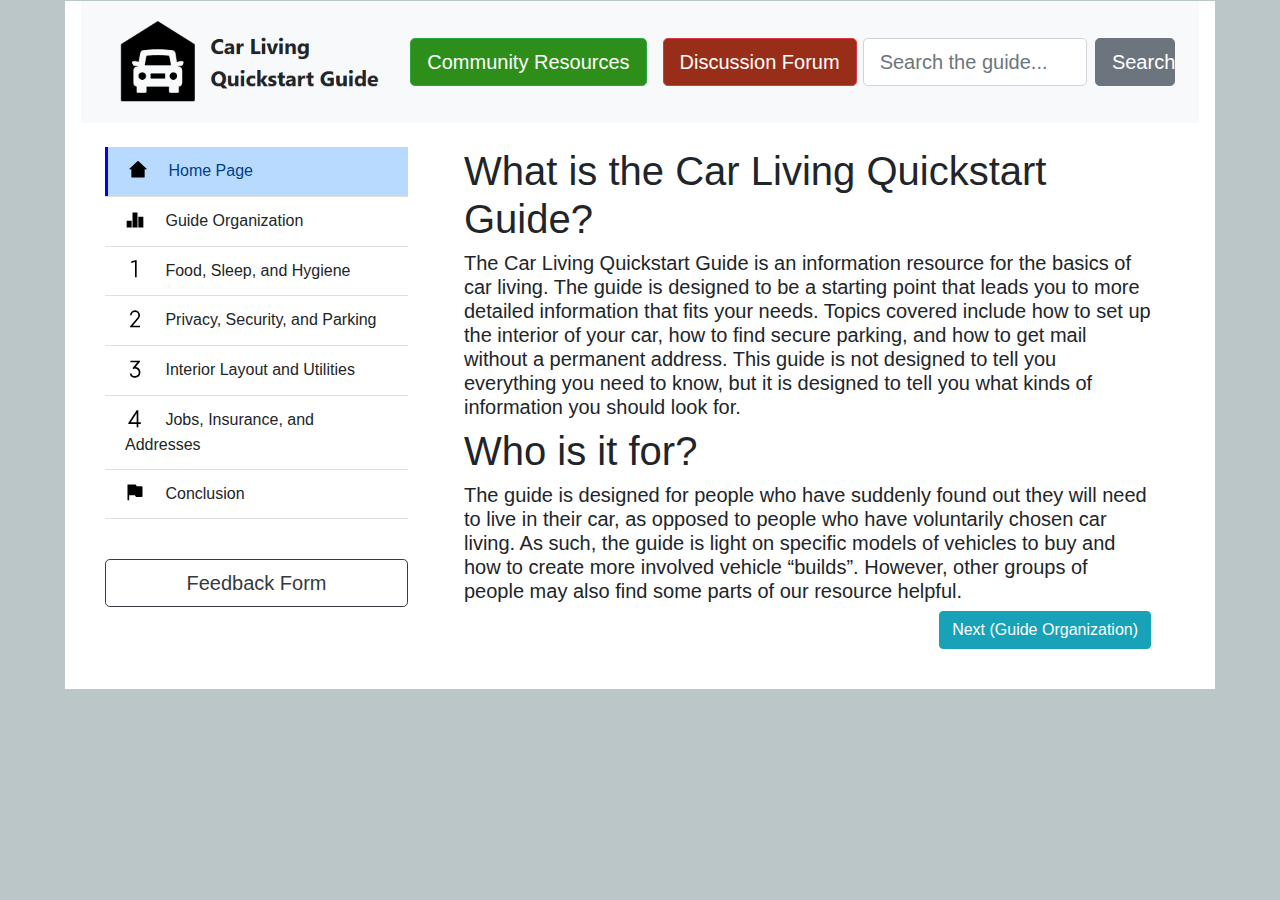
<file: index.html>
<!DOCTYPE html>
<!--
  Jonathan H.
  3/8/2020
  The index.html, with the sole purpose of redirecting to primary.html
-->
<html lang="en">
   <head>
      <meta charset="UTF-8" />
      <title>Car Living Quickstart Guide - Redirecting...</title>

      <meta http-equiv="refresh" content="0; URL='g/home.html'" />

      <link rel="icon" type="image/ico" href="img/favicon.ico">
   </head>

   <body>
      <a href="g/home.html">If you are not automatically redirected, please click this link</a>
   </body>
</html>
</file>
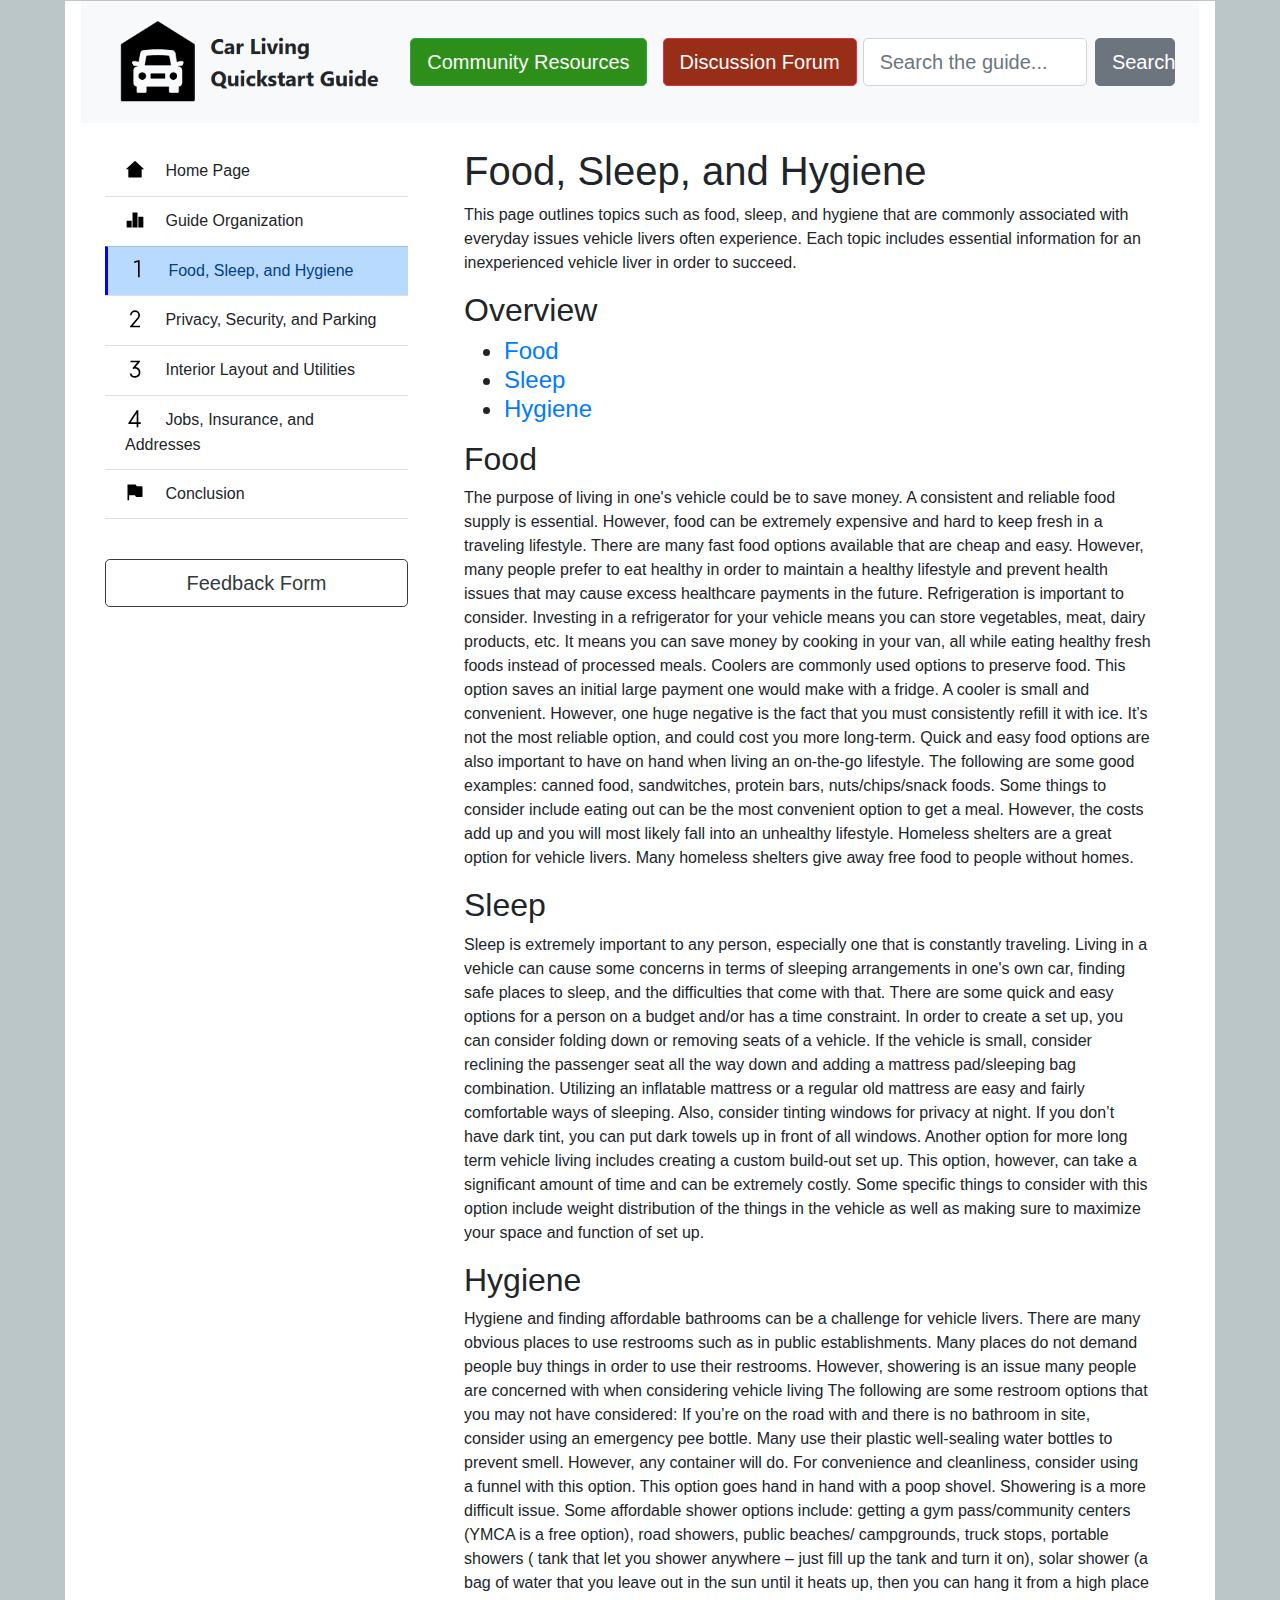
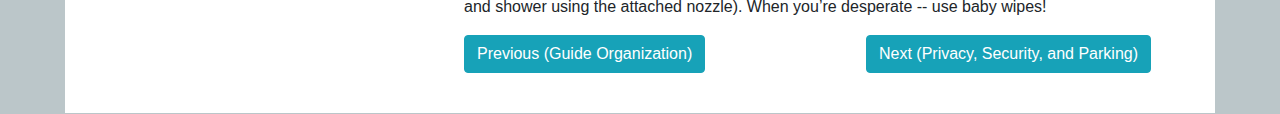
<file: g/1-routine.html>
<!DOCTYPE html>
<html>
<!--
  Jonathan H.
  3/8/2020
  Food, Sleep, and Hygiene
-->

<head>
   <meta charset="utf-8">
   <meta name="viewport" content="width=device-width, initial-scale=1, shrink-to-fit=no">
   <link rel="icon" type="image/ico" href="../img/favicon.ico">
   
   <!-- Change the PageNameHere depending on which page we are on -->
   <title>Food, Sleep, and Hygiene - Car Living Quickstart Guide</title>

   <!-- Bootstrap -->
   <link rel="stylesheet" href="https://maxcdn.bootstrapcdn.com/bootstrap/4.0.0/css/bootstrap.min.css" integrity="sha384-Gn5384xqQ1aoWXA+058RXPxPg6fy4IWvTNh0E263XmFcJlSAwiGgFAW/dAiS6JXm" crossorigin="anonymous">
   <link href="../styles/global-styles.css" rel="stylesheet">
</head>

<body>
<div id="wrapper">
   <nav class="navbar navbar-expand-lg navbar-light bg-light">
      <div class="collapse navbar-collapse" id="navbarSupportedContent">
         <ul class="navbar-nav mr-auto">
            <li class="nav-item active">
               <a href="home.html">
                  <img class="logo" src="../img/logotext.png"/>
               </a>
            </li>
            <li class="nav-item active">
               <a type="button" class="btn c2 btn-success btn-lg" href="resources.html">Community Resources</a>
            </li>
            <li class="nav-item active">
               <a type="button" class="btn c3 btn-danger btn-lg" href="https://old.reddit.com/r/vandwellers/" target="_blank">Discussion Forum</a>
            </li>
         </ul>
         <form class="form-inline my-2 my-lg-0" action="search.html" method="get">
            <input class="form-control form-control-lg mr-sm-2" type="search" placeholder="Search the guide..." name="search" aria-label="Search">
            <button class="btn btn-lg btn-secondary my-2 my-sm-0" type="submit">Search</button>
         </form>
      </div>
   </nav>
   
   <main>
      <!-- Icons are from remixicon.com -->
      <aside>
         <ul class="list-group-flush">
			<!-- Add list-group-item-primary to the class of the currently selected page -->
            <li class="list-group-item unselected">
               <a href="home.html">
                  <img class="icon" src="../img/home-2-fill.svg"/>
                  Home Page
               </a>
            </li>
            <li class="list-group-item unselected">
               <a href="organization.html">
                  <img class="icon" src="../img/bar-chart-2-fill.svg"/>
                  Guide Organization
               </a>
            </li>
            <li class="list-group-item list-group-item-primary">
               <a href="1-routine.html">
                  <img class="icon" src="../img/number-1.svg"/>
                  Food, Sleep, and Hygiene
               </a>
            </li>
            <li class="list-group-item unselected">
               <a href="2-privacy.html">
                  <img class="icon" src="../img/number-2.svg"/>
                  Privacy, Security, and Parking
               </a>
            </li>
            <li class="list-group-item unselected">
               <a href="3-interior.html">
                  <img class="icon" src="../img/number-3.svg"/>
                  Interior Layout and Utilities
               </a>
            </li>
            <li class="list-group-item unselected">
               <a href="4-paperwork.html">
                  <img class="icon" src="../img/number-4.svg"/>
                  Jobs, Insurance, and Addresses
               </a>
            </li>
            <li class="list-group-item unselected">
               <a href="conclusion.html">
                  <img class="icon" src="../img/flag-fill.svg"/>
                  Conclusion
               </a>
            </li>
         </ul>
         <a href="feedback.html" class="btn btn-lg btn-outline-dark">Feedback Form</a>
      </aside>
      
      <article>
         <!-- All normal content goes here -->
         <h1>Food, Sleep, and Hygiene</h1>
         <p>This page outlines topics such as food, sleep, and hygiene that are commonly associated with everyday issues vehicle livers often experience. Each topic includes essential information for an inexperienced vehicle liver in order to succeed. </p>
         
         <h2>Overview</h2>
         <h4>
            <ul>
            <li><a href="#1">Food</a></li>
            <li><a href="#2">Sleep</a></li>
            <li><a href="#3">Hygiene</a></li>
            </ul>
         </h4>
         <h2 id="1">Food</h2>
         <p>The purpose of living in one's vehicle could be to save money. A consistent and reliable food supply is essential. However, food can be extremely expensive and hard to keep fresh in a traveling lifestyle. There are many fast food options available that are cheap and easy. However, many people prefer to eat healthy in order to maintain a healthy lifestyle and prevent health issues that may cause excess healthcare payments in the future. Refrigeration is important to consider. Investing in a refrigerator for your vehicle means you can store vegetables, meat, dairy products, etc. It means you can save money by cooking in your van, all while eating healthy fresh foods instead of processed meals. Coolers are commonly used options to preserve food. This option saves an initial large payment one would make with a fridge. A cooler is small and convenient. However, one huge negative is the fact that you must consistently refill it with ice. It’s not the most reliable option, and could cost you more long-term. Quick and easy food options are also important to have on hand when living an on-the-go lifestyle. The following are some good examples: canned food, sandwitches, protein bars, nuts/chips/snack foods. Some things to consider include eating out can be the most convenient option to get a meal. However, the costs add up and you will most likely fall into an unhealthy lifestyle. Homeless shelters are a great option for vehicle livers. Many homeless shelters give away free food to people without homes. </p>
         
         <h2 id="2">Sleep</h2>
         <p>Sleep is extremely important to any person, especially one that is constantly traveling. Living in a vehicle can cause some concerns in terms of sleeping arrangements in one's own car, finding safe places to sleep, and the difficulties that come with that. There are some quick and easy options for a person on a budget and/or has a time constraint. In order to create a set up, you can consider folding down or removing seats of a vehicle. If the vehicle is small, consider reclining the passenger seat all the way down and adding a mattress pad/sleeping bag combination. Utilizing an inflatable mattress or a regular old mattress are easy and fairly comfortable ways of sleeping. Also, consider tinting windows for privacy at night. If you don’t have dark tint, you can put dark towels up in front of all windows. Another option for more long term vehicle living includes creating a custom build-out set up. This option, however, can take a significant amount of time and can be extremely costly. Some specific things to consider with this option include weight distribution of the things in the vehicle as well as making sure to maximize your space and function of set up.</p>
         
         <h2 id="3">Hygiene</h2>
         <p>Hygiene and finding affordable bathrooms can be a challenge for vehicle livers. There are many obvious places to use restrooms such as in public establishments. Many places do not demand people buy things in order to use their restrooms. However, showering is an issue many people are concerned with when considering vehicle living The following are some restroom options that you may not have considered: If you’re on the road with and there is no bathroom in site, consider using an emergency pee bottle. Many use their plastic well-sealing water bottles to prevent smell. However, any container will do. For convenience and cleanliness, consider using a funnel with this option. This option goes hand in hand with a poop shovel. Showering is a more difficult issue. Some affordable shower options include: getting a gym pass/community centers (YMCA is a free option), road showers, public beaches/ campgrounds, truck stops, portable showers ( tank that let you shower anywhere – just fill up the tank and turn it on), solar shower (a bag of water that you leave out in the sun until it heats up, then you can hang it from a high place and shower using the attached nozzle). When you’re desperate -- use baby wipes!</p>
		 <!-- Remove "no-page" from the buttons as appropriate, and rename the sections -->
         <div class="page-buttons">
            <a type="button" class="btn btn-info btn" href='organization.html'>
               Previous (Guide Organization)
            </a>
            <a type="button" class="btn btn-info btn" href='2-privacy.html'>
               Next (Privacy, Security, and Parking)
            </a>
         </div>
      </article>
   </main>
</div>
</body>

</html>
</file>
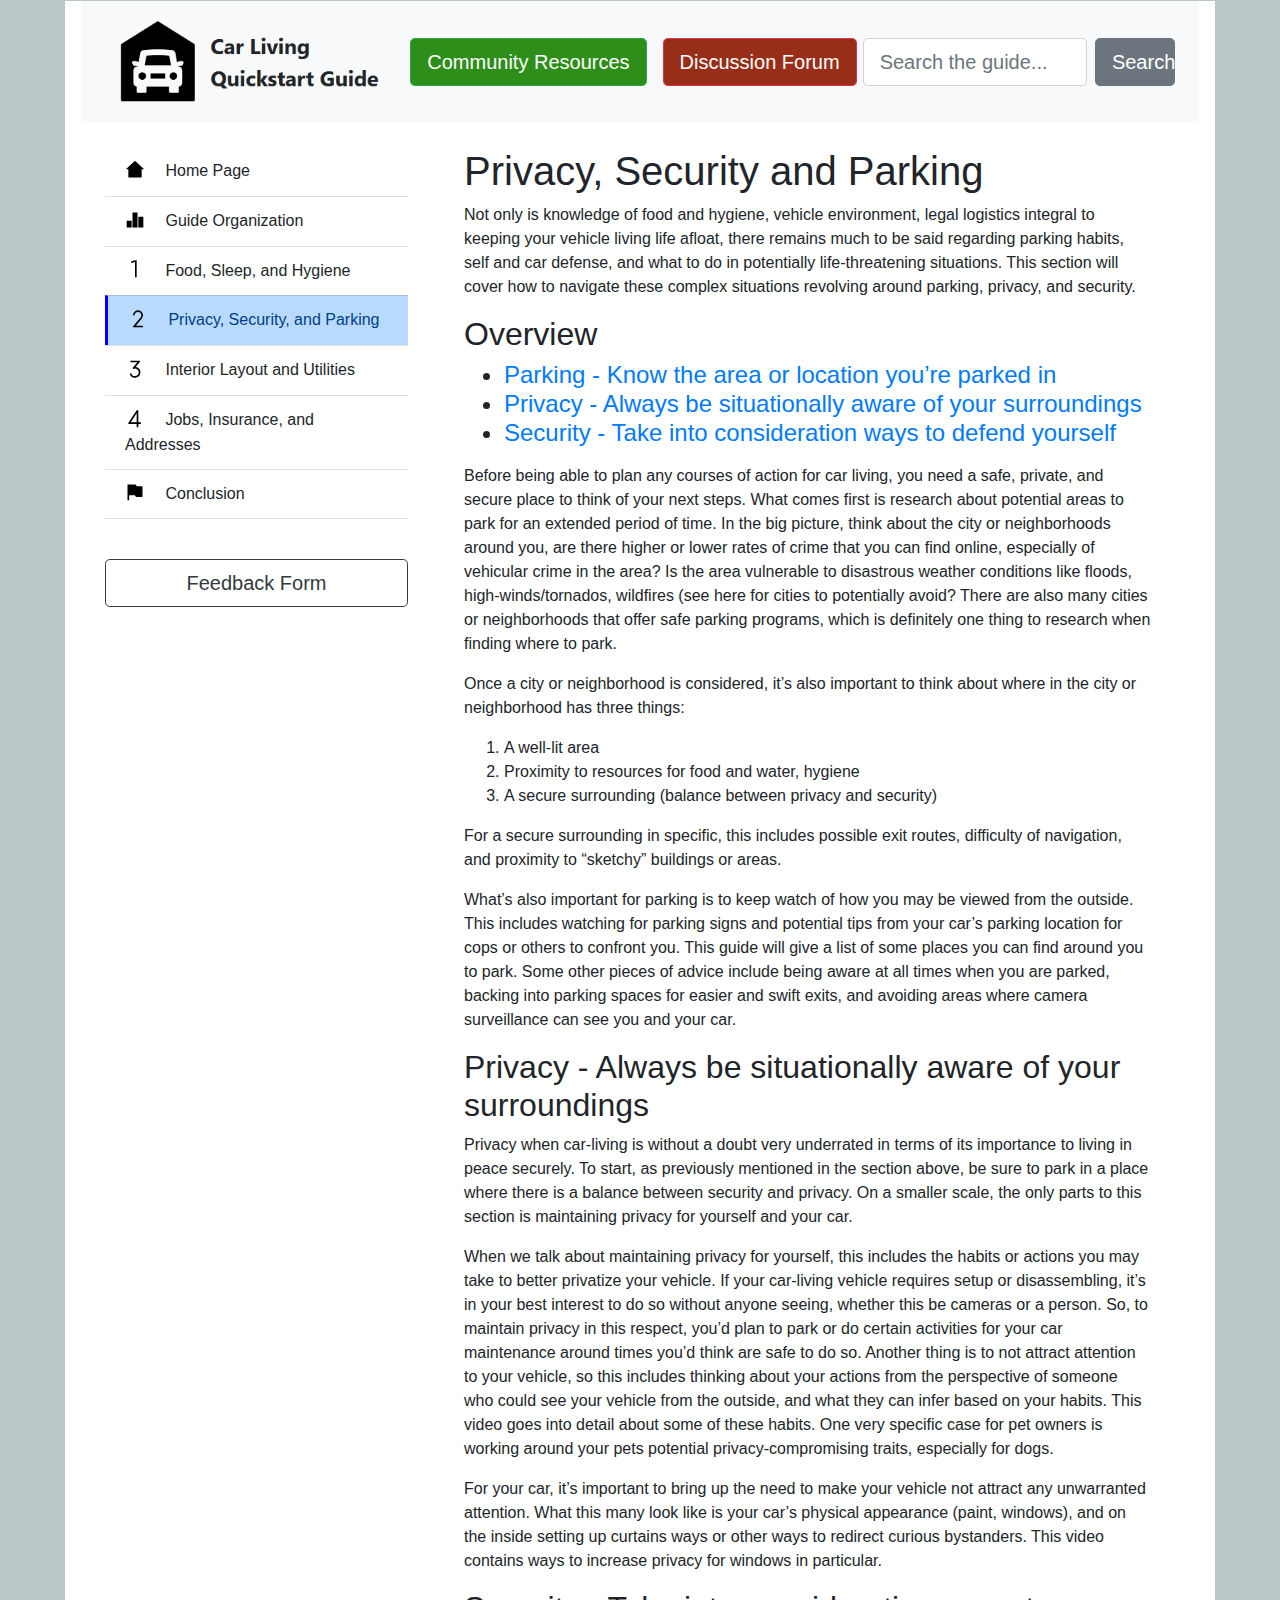
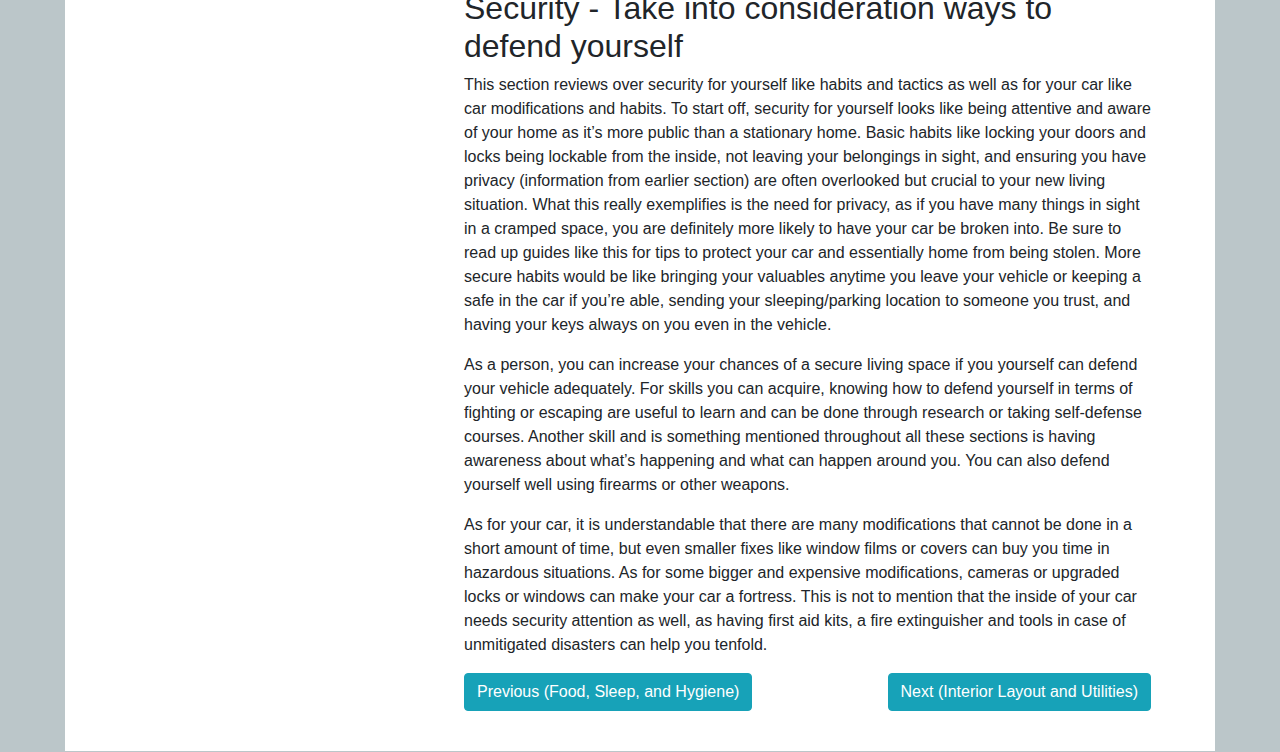
<file: g/2-privacy.html>
<!DOCTYPE html>
<html>
<!--
  Jonathan H.
  3/8/2020
  Privacy, Security, and Parking
-->

<head>
   <meta charset="utf-8">
   <meta name="viewport" content="width=device-width, initial-scale=1, shrink-to-fit=no">
   <link rel="icon" type="image/ico" href="../img/favicon.ico">
   
   <!-- Change the PageNameHere depending on which page we are on -->
   <title>Privacy, Security, and Parking - Car Living Quickstart Guide</title>

   <!-- Bootstrap -->
   <link rel="stylesheet" href="https://maxcdn.bootstrapcdn.com/bootstrap/4.0.0/css/bootstrap.min.css" integrity="sha384-Gn5384xqQ1aoWXA+058RXPxPg6fy4IWvTNh0E263XmFcJlSAwiGgFAW/dAiS6JXm" crossorigin="anonymous">
   <link href="../styles/global-styles.css" rel="stylesheet">
</head>

<body>
<div id="wrapper">
   <nav class="navbar navbar-expand-lg navbar-light bg-light">
      <div class="collapse navbar-collapse" id="navbarSupportedContent">
         <ul class="navbar-nav mr-auto">
            <li class="nav-item active">
               <a href="home.html">
                  <img class="logo" src="../img/logotext.png"/>
               </a>
            </li>
            <li class="nav-item active">
               <a type="button" class="btn c2 btn-success btn-lg" href="resources.html">Community Resources</a>
            </li>
            <li class="nav-item active">
               <a type="button" class="btn c3 btn-danger btn-lg" href="https://old.reddit.com/r/vandwellers/" target="_blank">Discussion Forum</a>
            </li>
         </ul>
         <form class="form-inline my-2 my-lg-0" action="search.html" method="get">
            <input class="form-control form-control-lg mr-sm-2" type="search" placeholder="Search the guide..." name="search" aria-label="Search">
            <button class="btn btn-lg btn-secondary my-2 my-sm-0" type="submit">Search</button>
         </form>
      </div>
   </nav>
   
   <main>
      <!-- Icons are from remixicon.com -->
      <aside>
         <ul class="list-group-flush">
			<!-- Add list-group-item-primary to the class of the currently selected page -->
            <li class="list-group-item unselected">
               <a href="home.html">
                  <img class="icon" src="../img/home-2-fill.svg"/>
                  Home Page
               </a>
            </li>
            <li class="list-group-item unselected">
               <a href="organization.html">
                  <img class="icon" src="../img/bar-chart-2-fill.svg"/>
                  Guide Organization
               </a>
            </li>
            <li class="list-group-item unselected">
               <a href="1-routine.html">
                  <img class="icon" src="../img/number-1.svg"/>
                  Food, Sleep, and Hygiene
               </a>
            </li>
            <li class="list-group-item list-group-item-primary">
               <a href="2-privacy.html">
                  <img class="icon" src="../img/number-2.svg"/>
                  Privacy, Security, and Parking
               </a>
            </li>
            <li class="list-group-item unselected">
               <a href="3-interior.html">
                  <img class="icon" src="../img/number-3.svg"/>
                  Interior Layout and Utilities
               </a>
            </li>
            <li class="list-group-item unselected">
               <a href="4-paperwork.html">
                  <img class="icon" src="../img/number-4.svg"/>
                  Jobs, Insurance, and Addresses
               </a>
            </li>
            <li class="list-group-item unselected">
               <a href="conclusion.html">
                  <img class="icon" src="../img/flag-fill.svg"/>
                  Conclusion
               </a>
            </li>
         </ul>
         <a href="feedback.html" class="btn btn-lg btn-outline-dark">Feedback Form</a>
      </aside>
      
      <article>
       <!-- All normal content goes here -->
         <h1>Privacy, Security and Parking</h1>
         <p>Not only is knowledge of food and hygiene, vehicle environment, legal logistics integral to keeping your vehicle living life afloat, there remains much to be said regarding parking habits, self and car defense, and what to do in potentially life-threatening situations. This section will cover how to navigate these complex situations revolving around parking, privacy, and security.</p>
         
         <h2>Overview</h2>
         <h4>
            <ul>
            <li><a href="#1">Parking - Know the area or location you’re parked in</a></li>
            <li><a href="#2">Privacy - Always be situationally aware of your surroundings</a></li>
            <li><a href="#3">Security - Take into consideration ways to defend yourself</a></li>
            </ul>
         </h4>
         <h2 id="1"></h2>
         <p>Before being able to plan any courses of action for car living, you need a safe, private, and secure place to think of your next steps. What comes first is research about potential areas to park for an extended period of time. In the big picture, think about the city or neighborhoods around you, are there higher or lower rates of crime that you can find online, especially of vehicular crime in the area? Is the area vulnerable to disastrous weather conditions like floods, high-winds/tornados, wildfires (see here for cities to potentially avoid? There are also many cities or neighborhoods that offer safe parking programs, which is definitely one thing to research when finding where to park.</p>
         <p>Once a city or neighborhood is considered, it’s also important to think about where in the city or neighborhood has three things:</p>
         <ol>
            <li>A well-lit area</li>
            <li>Proximity to resources for food and water, hygiene</li>
            <li>A secure surrounding (balance between privacy and security)</li>
         </ol>
         <p>For a secure surrounding in specific, this includes possible exit routes, difficulty of navigation, and proximity to “sketchy” buildings or areas.</p>
         <p>What’s also important for parking is to keep watch of how you may be viewed from the outside. This includes watching for parking signs and potential tips from your car’s parking location for cops or others to confront you. This guide will give a list of some places you can find around you to park. Some other pieces of advice include being aware at all times when you are parked, backing into parking spaces for easier and swift exits, and avoiding areas where camera surveillance can see you and your car.</p>
         
         <h2 id="2">Privacy - Always be situationally aware of your surroundings</h2>
         <p>Privacy when car-living is without a doubt very underrated in terms of its importance to living in peace securely. To start, as previously mentioned in the section above, be sure to park in a place where there is a balance between security and privacy. On a smaller scale, the only parts to this section is maintaining privacy for yourself and your car.</p>
         <p>When we talk about maintaining privacy for yourself, this includes the habits or actions you may take to better privatize your vehicle. If your car-living vehicle requires setup or disassembling, it’s in your best interest to do so without anyone seeing, whether this be cameras or a person. So, to maintain privacy in this respect, you’d plan to park or do certain activities for your car maintenance around times you’d think are safe to do so. Another thing is to not attract attention to your vehicle, so this includes thinking about your actions from the perspective of someone who could see your vehicle from the outside, and what they can infer based on your habits. This video goes into detail about some of these habits. One very specific case for pet owners is working around your pets potential privacy-compromising traits, especially for dogs.</p>
         <p>For your car, it’s important to bring up the need to make your vehicle not attract any unwarranted attention. What this many look like is your car’s physical appearance (paint, windows), and on the inside setting up curtains ways or other ways to redirect curious bystanders. This video contains ways to increase privacy for windows in particular.</p>
         
         <h2 id="3">Security - Take into consideration ways to defend yourself</h2>
         <p>This section reviews over security for yourself like habits and tactics as well as for your car like car modifications and habits. To start off, security for yourself looks like being attentive and aware of your home as it’s more public than a stationary home. Basic habits like locking your doors and locks being lockable from the inside, not leaving your belongings in sight, and ensuring you have privacy (information from earlier section) are often overlooked but crucial to your new living situation. What this really exemplifies is the need for privacy, as if you have many things in sight in a cramped space, you are definitely more likely to have your car be broken into. Be sure to read up guides like this for tips to protect your car and essentially home from being stolen. More secure habits would be like bringing your valuables anytime you leave your vehicle or keeping a safe in the car if you’re able, sending your sleeping/parking location to someone you trust, and having your keys always on you even in the vehicle.</p>
         <p>As a person, you can increase your chances of a secure living space if you yourself can defend your vehicle adequately. For skills you can acquire, knowing how to defend yourself in terms of fighting or escaping are useful to learn and can be done through research or taking self-defense courses. Another skill and is something mentioned throughout all these sections is having awareness about what’s happening and what can happen around you. You can also defend yourself well using firearms or other weapons.</p>
         <p>As for your car, it is understandable that there are many modifications that cannot be done in a short amount of time, but even smaller fixes like window films or covers can buy you time in hazardous situations. As for some bigger and expensive modifications, cameras or upgraded locks or windows can make your car a fortress. This is not to mention that the inside of your car needs security attention as well, as having first aid kits, a fire extinguisher and tools in case of unmitigated disasters can help you tenfold. </p>
         
         
		 <!-- Remove "no-page" from the buttons as appropriate, and rename the sections -->
         <div class="page-buttons">
            <a type="button" class="btn btn-info btn" href='1-routine.html'>
               Previous (Food, Sleep, and Hygiene)
            </a>
            <a type="button" class="btn btn-info btn" href='3-interior.html'>
               Next (Interior Layout and Utilities)
            </a>
         </div>
      </article>
   </main>
</div>
</body>

</html>
</file>
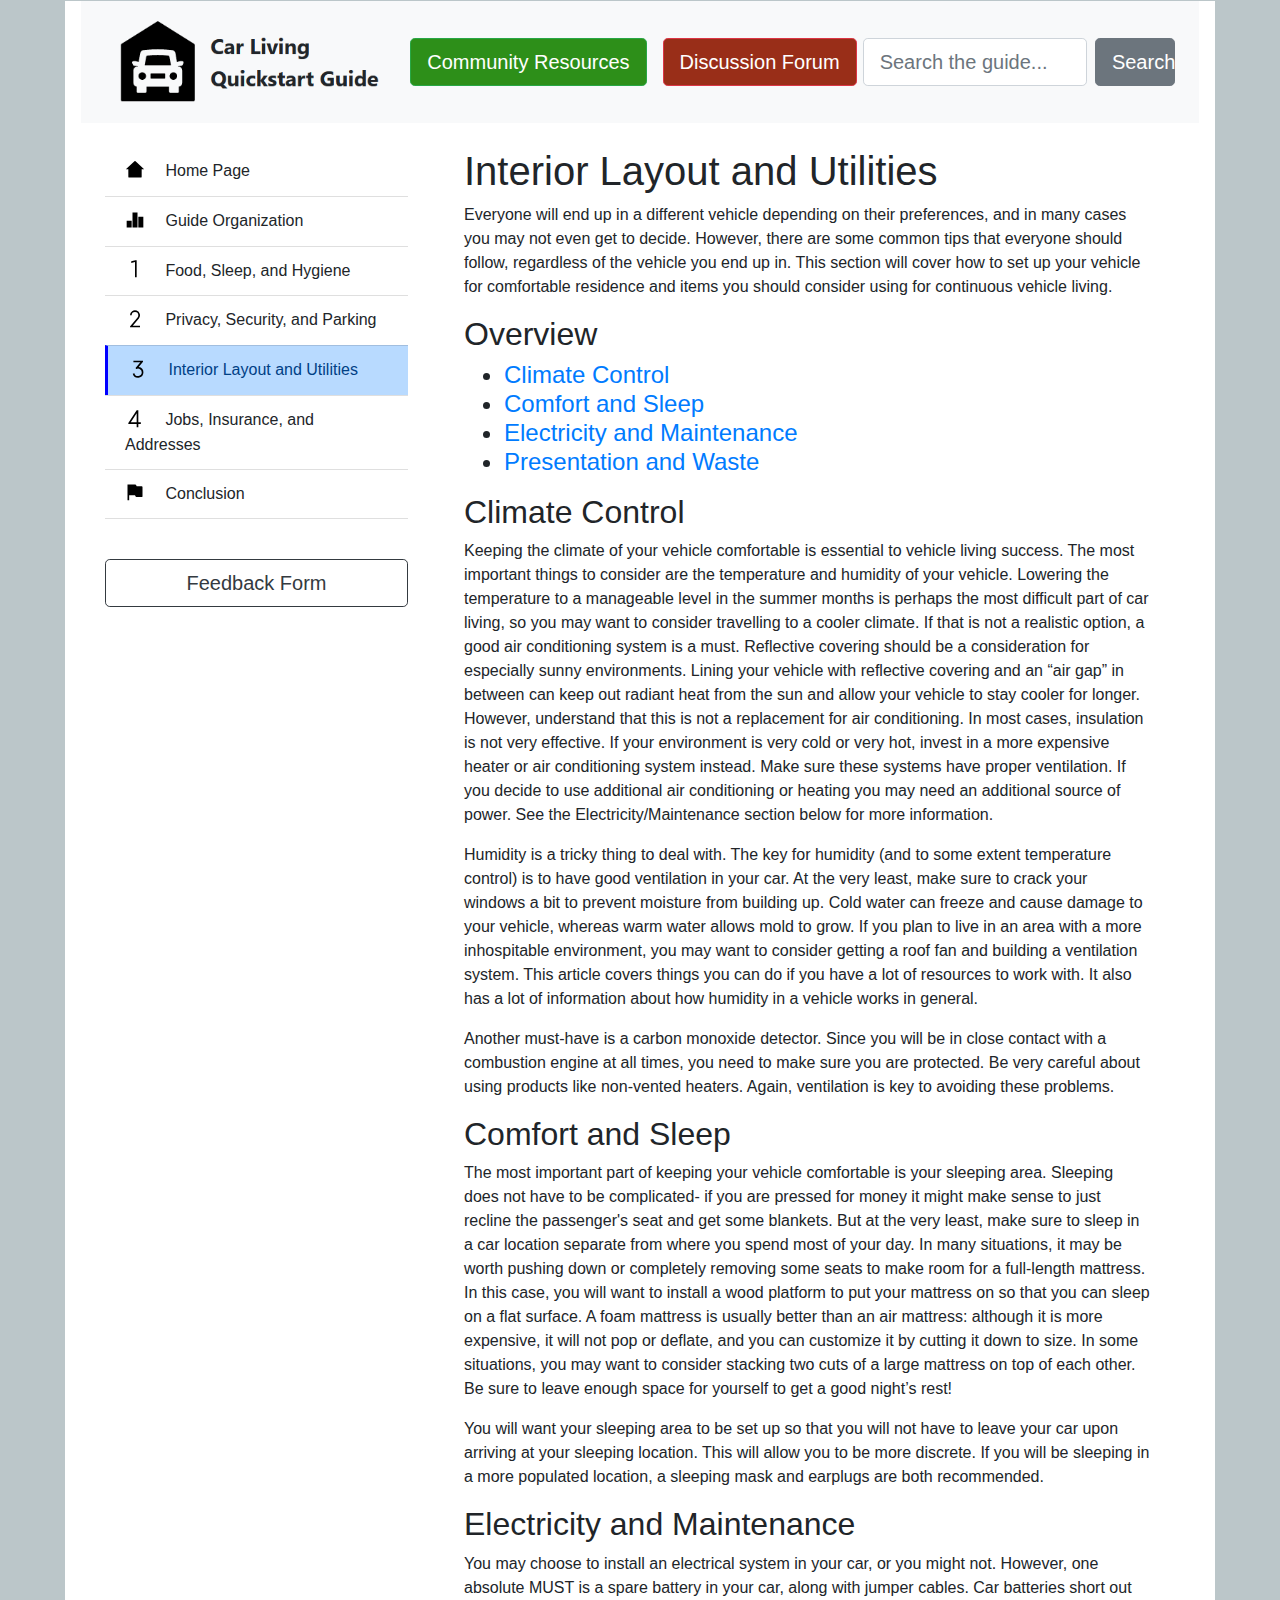
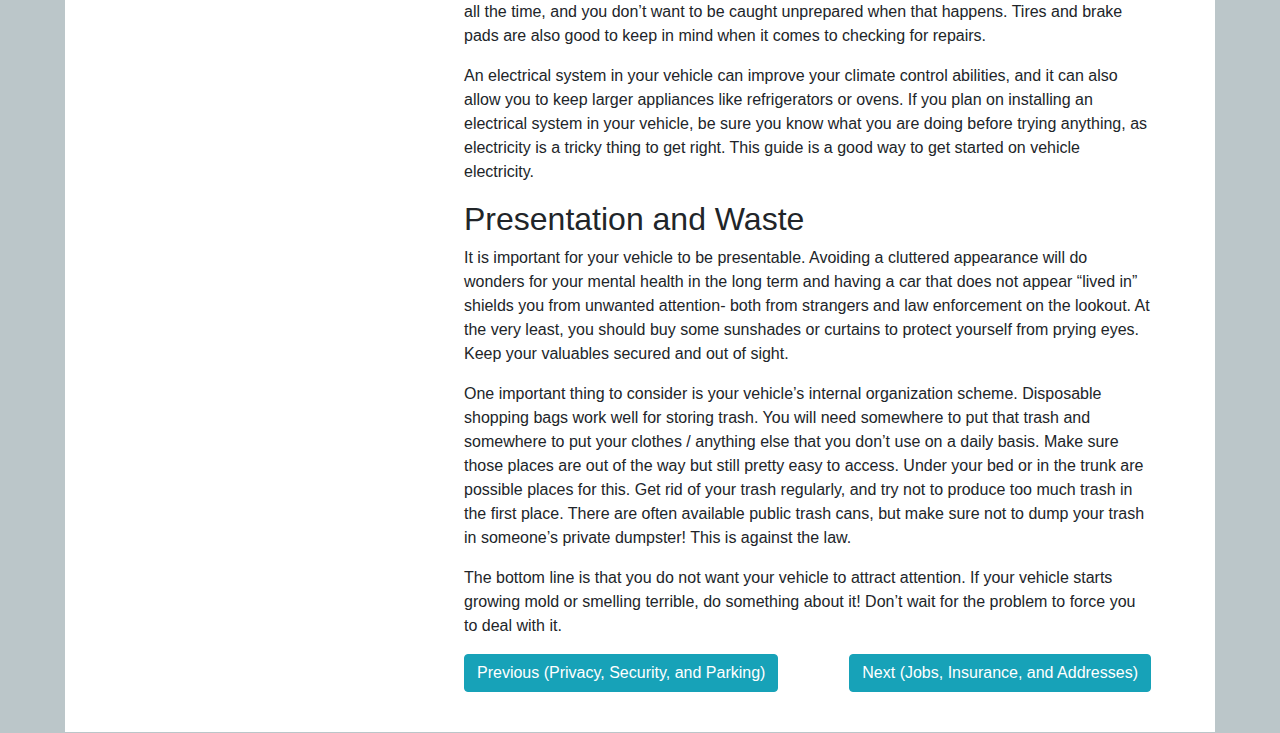
<file: g/3-interior.html>
<!DOCTYPE html>
<html>
<!--
  Jonathan H.
  3/8/2020
  Interior Layout and Utilities
-->

<head>
   <meta charset="utf-8">
   <meta name="viewport" content="width=device-width, initial-scale=1, shrink-to-fit=no">
   <link rel="icon" type="image/ico" href="../img/favicon.ico">
   
   <!-- Change the PageNameHere depending on which page we are on -->
   <title>Interior Layout and Utilities - Car Living Quickstart Guide</title>

   <!-- Bootstrap -->
   <link rel="stylesheet" href="https://maxcdn.bootstrapcdn.com/bootstrap/4.0.0/css/bootstrap.min.css" integrity="sha384-Gn5384xqQ1aoWXA+058RXPxPg6fy4IWvTNh0E263XmFcJlSAwiGgFAW/dAiS6JXm" crossorigin="anonymous">
   <link href="../styles/global-styles.css" rel="stylesheet">
</head>

<body>
<div id="wrapper">
   <nav class="navbar navbar-expand-lg navbar-light bg-light">
      <div class="collapse navbar-collapse" id="navbarSupportedContent">
         <ul class="navbar-nav mr-auto">
            <li class="nav-item active">
               <a href="home.html">
                  <img class="logo" src="../img/logotext.png"/>
               </a>
            </li>
            <li class="nav-item active">
               <a type="button" class="btn c2 btn-success btn-lg" href="resources.html">Community Resources</a>
            </li>
            <li class="nav-item active">
               <a type="button" class="btn c3 btn-danger btn-lg" href="https://old.reddit.com/r/vandwellers/" target="_blank">Discussion Forum</a>
            </li>
         </ul>
         <form class="form-inline my-2 my-lg-0" action="search.html" method="get">
            <input class="form-control form-control-lg mr-sm-2" type="search" placeholder="Search the guide..." name="search" aria-label="Search">
            <button class="btn btn-lg btn-secondary my-2 my-sm-0" type="submit">Search</button>
         </form>
      </div>
   </nav>
   
   <main>
      <!-- Icons are from remixicon.com -->
      <aside>
         <ul class="list-group-flush">
			<!-- Add list-group-item-primary to the class of the currently selected page -->
            <li class="list-group-item unselected">
               <a href="home.html">
                  <img class="icon" src="../img/home-2-fill.svg"/>
                  Home Page
               </a>
            </li>
            <li class="list-group-item unselected">
               <a href="organization.html">
                  <img class="icon" src="../img/bar-chart-2-fill.svg"/>
                  Guide Organization
               </a>
            </li>
            <li class="list-group-item unselected">
               <a href="1-routine.html">
                  <img class="icon" src="../img/number-1.svg"/>
                  Food, Sleep, and Hygiene
               </a>
            </li>
            <li class="list-group-item unselected">
               <a href="2-privacy.html">
                  <img class="icon" src="../img/number-2.svg"/>
                  Privacy, Security, and Parking
               </a>
            </li>
            <li class="list-group-item list-group-item-primary">
               <a href="3-interior.html">
                  <img class="icon" src="../img/number-3.svg"/>
                  Interior Layout and Utilities
               </a>
            </li>
            <li class="list-group-item unselected">
               <a href="4-paperwork.html">
                  <img class="icon" src="../img/number-4.svg"/>
                  Jobs, Insurance, and Addresses
               </a>
            </li>
            <li class="list-group-item unselected">
               <a href="conclusion.html">
                  <img class="icon" src="../img/flag-fill.svg"/>
                  Conclusion
               </a>
            </li>
         </ul>
         <a href="feedback.html" class="btn btn-lg btn-outline-dark">Feedback Form</a>
      </aside>
      
      <article>
       <!-- All normal content goes here -->
         <h1>Interior Layout and Utilities</h1>
         <p>Everyone will end up in a different vehicle depending on their preferences, and in many cases you may not even get to decide. However, there are some common tips that everyone should follow, regardless of the vehicle you end up in. This section will cover how to set up your vehicle for comfortable residence and items you should consider using for continuous vehicle living.</p>
         
         <h2>Overview</h2>
         <h4>
            <ul>
            <li><a href="#1">Climate Control</a></li>
            <li><a href="#2">Comfort and Sleep</a></li>
            <li><a href="#3">Electricity and Maintenance</a></li>
            <li><a href="#4">Presentation and Waste</a></li>
            </ul>
         </h4>
         <h2 id="1">Climate Control</h2>
         <p>Keeping the climate of your vehicle comfortable is essential to vehicle living success. The most important things to consider are the temperature and humidity of your vehicle. Lowering the temperature to a manageable level in the summer months is perhaps the most difficult part of car living, so you may want to consider travelling to a cooler climate. If that is not a realistic option, a good air conditioning system is a must. Reflective covering should be a consideration for especially sunny environments. Lining your vehicle with reflective covering and an “air gap” in between can keep out radiant heat from the sun and allow your vehicle to stay cooler for longer. However, understand that this is not a replacement for air conditioning. In most cases, insulation is not very effective. If your environment is very cold or very hot, invest in a more expensive heater or air conditioning system instead. Make sure these systems have proper ventilation. If you decide to use additional air conditioning or heating you may need an additional source of power. See the Electricity/Maintenance section below for more information.</p>
         <p>Humidity is a tricky thing to deal with. The key for humidity (and to some extent temperature control) is to have good ventilation in your car. At the very least, make sure to crack your windows a bit to prevent moisture from building up. Cold water can freeze and cause damage to your vehicle, whereas warm water allows mold to grow. If you plan to live in an area with a more inhospitable environment, you may want to consider getting a roof fan and building a ventilation system. This article covers things you can do if you have a lot of resources to work with. It also has a lot of information about how humidity in a vehicle works in general. </p>
         <p>Another must-have is a carbon monoxide detector. Since you will be in close contact with a combustion engine at all times, you need to make sure you are protected. Be very careful about using products like non-vented heaters. Again, ventilation is key to avoiding these problems.</p>
         
         <h2 id="2">Comfort and Sleep</h2>
         <p>The most important part of keeping your vehicle comfortable is your sleeping area. Sleeping does not have to be complicated- if you are pressed for money it might make sense to just recline the passenger's seat and get some blankets. But at the very least, make sure to sleep in a car location separate from where you spend most of your day. In many situations, it may be worth pushing down or completely removing some seats to make room for a full-length mattress. In this case, you will want to install a wood platform to put your mattress on so that you can sleep on a flat surface. A foam mattress is usually better than an air mattress: although it is more expensive, it will not pop or deflate, and you can customize it by cutting it down to size. In some situations, you may want to consider stacking two cuts of a large mattress on top of each other. Be sure to leave enough space for yourself to get a good night’s rest!</p>
         <p>You will want your sleeping area to be set up so that you will not have to leave your car upon arriving at your sleeping location. This will allow you to be more discrete. If you will be sleeping in a more populated location, a sleeping mask and earplugs are both recommended. </p>
         
         <h2 id="3">Electricity and Maintenance</h2>
         <p>You may choose to install an electrical system in your car, or you might not. However, one absolute MUST is a spare battery in your car, along with jumper cables. Car batteries short out all the time, and you don’t want to be caught unprepared when that happens. Tires and brake pads are also good to keep in mind when it comes to checking for repairs.</p>
         <p>An electrical system in your vehicle can improve your climate control abilities, and it can also allow you to keep larger appliances like refrigerators or ovens. If you plan on installing an electrical system in your vehicle, be sure you know what you are doing before trying anything, as electricity is a tricky thing to get right. This guide is a good way to get started on vehicle electricity. </p>
         
         <h2 id="4">Presentation and Waste</h2>
         <p>It is important for your vehicle to be presentable. Avoiding a cluttered appearance will do wonders for your mental health in the long term and having a car that does not appear “lived in” shields you from unwanted attention- both from strangers and law enforcement on the lookout. At the very least, you should buy some sunshades or curtains to protect yourself from prying eyes. Keep your valuables secured and out of sight. <p>
         <p>One important thing to consider is your vehicle’s internal organization scheme. Disposable shopping bags work well for storing trash. You will need somewhere to put that trash and somewhere to put your clothes / anything else that you don’t use on a daily basis. Make sure those places are out of the way but still pretty easy to access. Under your bed or in the trunk are possible places for this. Get rid of your trash regularly, and try not to produce too much trash in the first place. There are often available public trash cans, but make sure not to dump your trash in someone’s private dumpster! This is against the law. </p>
         <p>The bottom line is that you do not want your vehicle to attract attention. If your vehicle starts growing mold or smelling terrible, do something about it! Don’t wait for the problem to force you to deal with it. </p>
		 
		 <!-- Remove "no-page" from the buttons as appropriate, and rename the sections -->
         <div class="page-buttons">
            <a type="button" class="btn btn-info btn" href='2-privacy.html'>
               Previous (Privacy, Security, and Parking)
            </a>
            <a type="button" class="btn btn-info btn " href='4-paperwork.html'>
               Next (Jobs, Insurance, and Addresses)
            </a>
         </div>
      </article>
   </main>
</div>
</body>

</html>
</file>
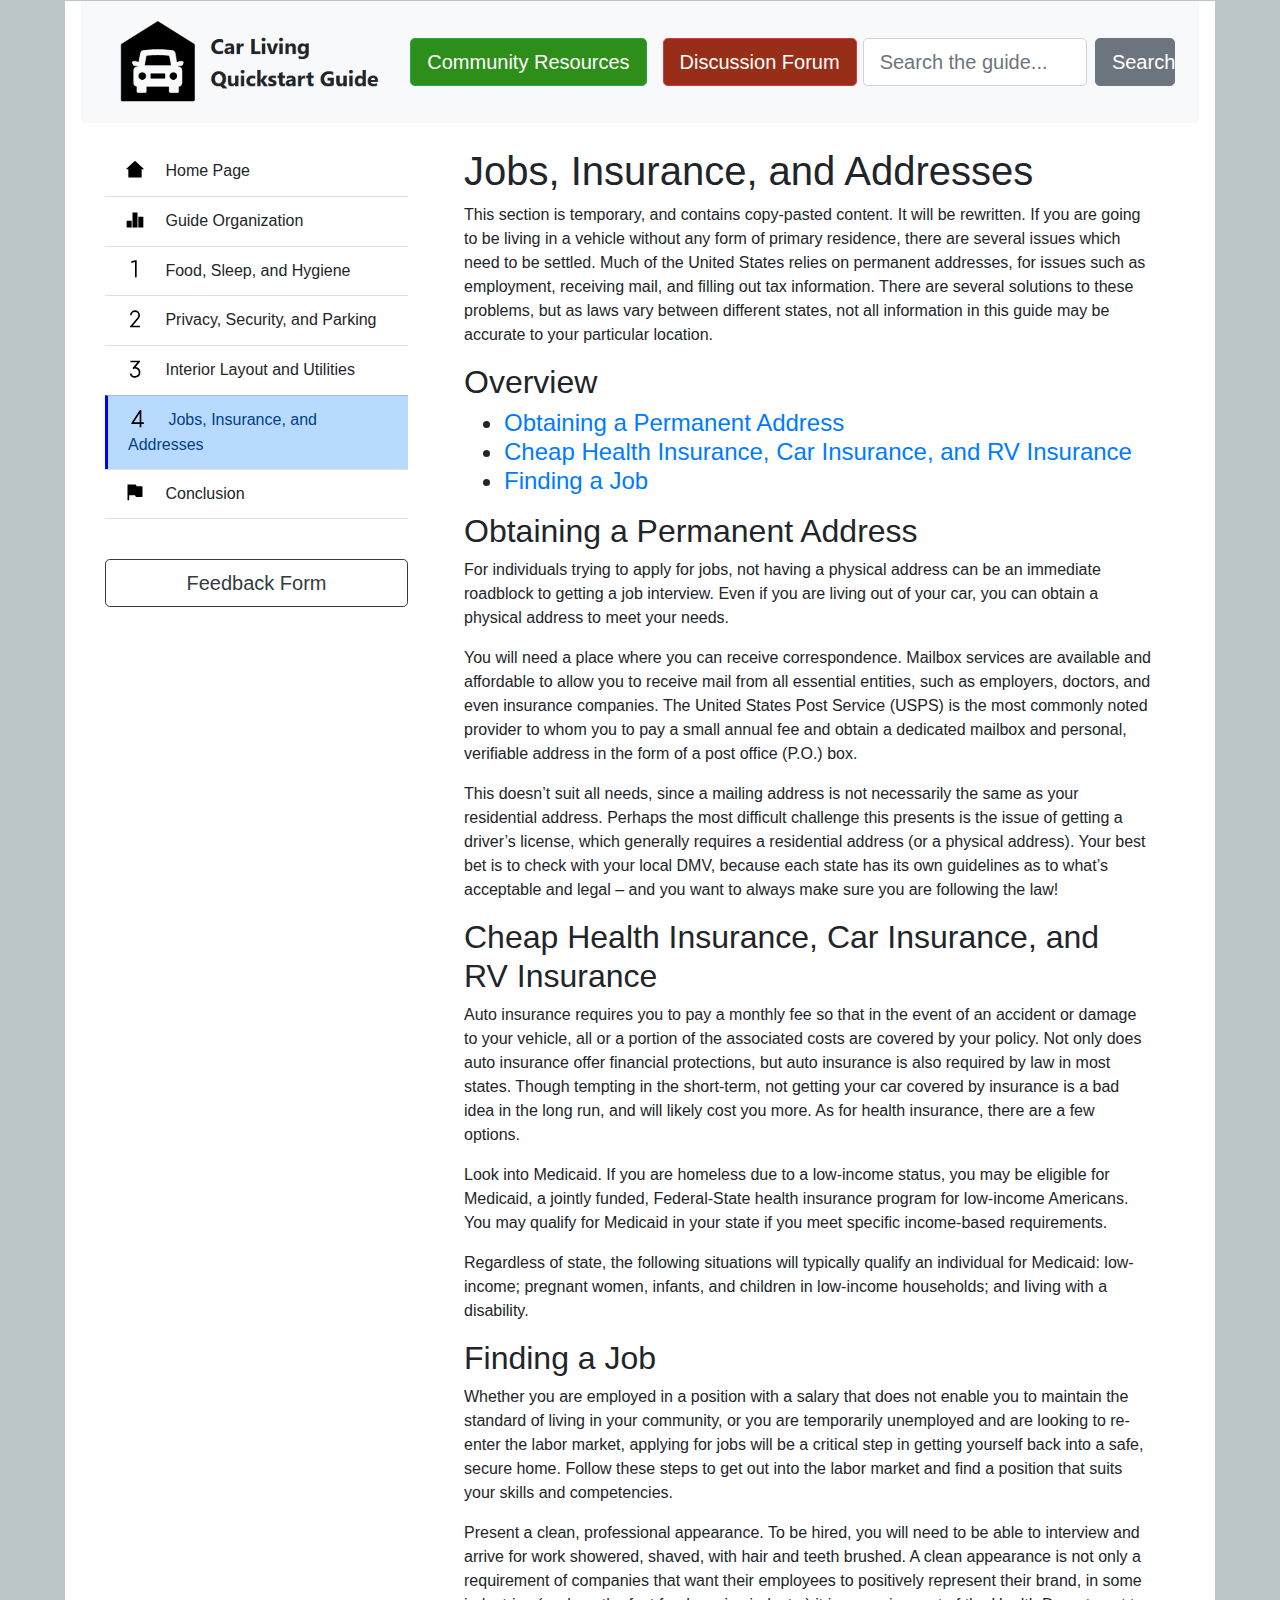
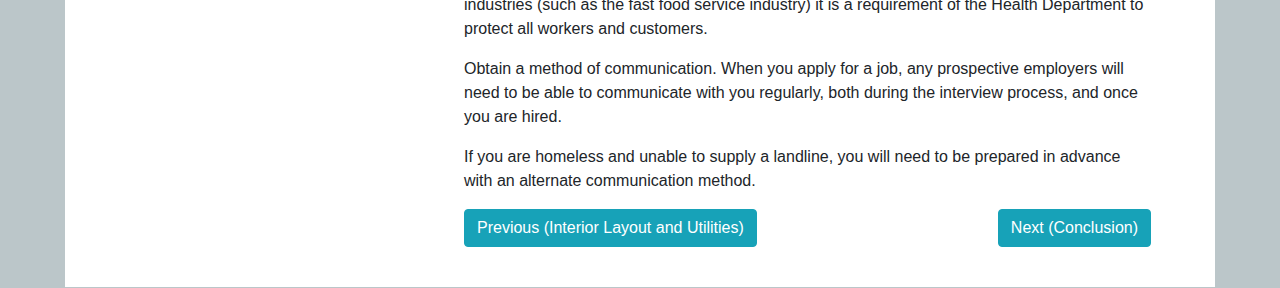
<file: g/4-paperwork.html>
<!DOCTYPE html>
<html>
<!--
  Jonathan H.
  3/8/2020
  Jobs, Insurance, and Addresses
-->

<head>
   <meta charset="utf-8">
   <meta name="viewport" content="width=device-width, initial-scale=1, shrink-to-fit=no">
   <link rel="icon" type="image/ico" href="../img/favicon.ico">
   
   <!-- Change the PageNameHere depending on which page we are on -->
   <title>Jobs, Insurance, and Addresses - Car Living Quickstart Guide</title>

   <!-- Bootstrap -->
   <link rel="stylesheet" href="https://maxcdn.bootstrapcdn.com/bootstrap/4.0.0/css/bootstrap.min.css" integrity="sha384-Gn5384xqQ1aoWXA+058RXPxPg6fy4IWvTNh0E263XmFcJlSAwiGgFAW/dAiS6JXm" crossorigin="anonymous">
   <link href="../styles/global-styles.css" rel="stylesheet">
</head>

<body>
<div id="wrapper">
   <nav class="navbar navbar-expand-lg navbar-light bg-light">
      <div class="collapse navbar-collapse" id="navbarSupportedContent">
         <ul class="navbar-nav mr-auto">
            <li class="nav-item active">
               <a href="home.html">
                  <img class="logo" src="../img/logotext.png"/>
               </a>
            </li>
            <li class="nav-item active">
               <a type="button" class="btn c2 btn-success btn-lg" href="resources.html">Community Resources</a>
            </li>
            <li class="nav-item active">
               <a type="button" class="btn c3 btn-danger btn-lg" href="https://old.reddit.com/r/vandwellers/" target="_blank">Discussion Forum</a>
            </li>
         </ul>
         <form class="form-inline my-2 my-lg-0" action="search.html" method="get">
            <input class="form-control form-control-lg mr-sm-2" type="search" placeholder="Search the guide..." name="search" aria-label="Search">
            <button class="btn btn-lg btn-secondary my-2 my-sm-0" type="submit">Search</button>
         </form>
      </div>
   </nav>
   
   <main>
      <!-- Icons are from remixicon.com -->
      <aside>
         <ul class="list-group-flush">
			<!-- Add list-group-item-primary to the class of the currently selected page -->
            <li class="list-group-item unselected">
               <a href="home.html">
                  <img class="icon" src="../img/home-2-fill.svg"/>
                  Home Page
               </a>
            </li>
            <li class="list-group-item unselected">
               <a href="organization.html">
                  <img class="icon" src="../img/bar-chart-2-fill.svg"/>
                  Guide Organization
               </a>
            </li>
            <li class="list-group-item unselected">
               <a href="1-routine.html">
                  <img class="icon" src="../img/number-1.svg"/>
                  Food, Sleep, and Hygiene
               </a>
            </li>
            <li class="list-group-item unselected">
               <a href="2-privacy.html">
                  <img class="icon" src="../img/number-2.svg"/>
                  Privacy, Security, and Parking
               </a>
            </li>
            <li class="list-group-item unselected">
               <a href="3-interior.html">
                  <img class="icon" src="../img/number-3.svg"/>
                  Interior Layout and Utilities
               </a>
            </li>
            <li class="list-group-item list-group-item-primary">
               <a href="4-paperwork.html">
                  <img class="icon" src="../img/number-4.svg"/>
                  Jobs, Insurance, and Addresses
               </a>
            </li>
            <li class="list-group-item unselected">
               <a href="conclusion.html">
                  <img class="icon" src="../img/flag-fill.svg"/>
                  Conclusion
               </a>
            </li>
         </ul>
         <a href="feedback.html" class="btn btn-lg btn-outline-dark">Feedback Form</a>
      </aside>
      
      <article>
         <!-- All normal content goes here -->
         <!-- All normal content goes here -->
         <h1>Jobs, Insurance, and Addresses</h1>
         <p>This section is temporary, and contains copy-pasted content. It will be rewritten. If you are going to be living in a vehicle without any form of primary residence, there are several issues which need to be settled. Much of the United States relies on permanent addresses, for issues such as employment, receiving mail, and filling out tax information. There are several solutions to these problems, but as laws vary between different states, not all information in this guide may be accurate to your particular location.</p>
         
         <h2>Overview</h2>
         <h4>
            <ul>
            <li><a href="#1">Obtaining a Permanent Address</a></li>
            <li><a href="#2">Cheap Health Insurance, Car Insurance, and RV Insurance</a></li>
            <li><a href="#3">Finding a Job</a></li>
            </ul>
         </h4>
         <h2 id="1">Obtaining a Permanent Address</h2>
         <p>For individuals trying to apply for jobs, not having a physical address can be an immediate roadblock to getting a job interview. Even if you are living out of your car, you can obtain a physical address to meet your needs.</p>
         <p>You will need a place where you can receive correspondence. Mailbox services are available and affordable to allow you to receive mail from all essential entities, such as employers, doctors, and even insurance companies. The  United States Post Service (USPS)  is the most commonly noted provider to whom you to pay a small annual fee and obtain a dedicated mailbox and personal, verifiable address in the form of a post office (P.O.) box.</p>
         <p>This doesn’t suit all needs, since a mailing address is not necessarily the same as your residential address. Perhaps the most difficult challenge this presents is the issue of getting a driver’s license, which generally requires a residential address (or a physical address). Your best bet is to check with your local DMV, because each state has its own guidelines as to what’s acceptable and legal – and you want to always make sure you are following the law!</p>
         
         <h2 id="2">Cheap Health Insurance, Car Insurance, and RV Insurance</h2>
         <p>Auto insurance requires you to pay a monthly fee so that in the event of an accident or damage to your vehicle, all or a portion of the associated costs are covered by your policy. Not only does auto insurance offer financial protections, but auto insurance is also required by law in most states. Though tempting in the short-term, not getting your car covered by insurance is a bad idea in the long run, and will likely cost you more. As for health insurance, there are a few options.</p>
         <p>Look into Medicaid. If you are homeless due to a low-income status, you may be eligible for Medicaid, a jointly funded, Federal-State health insurance program for low-income Americans. You may qualify for Medicaid in your state if you meet specific income-based requirements.</p>
         <p>Regardless of state, the following situations will typically qualify an individual for Medicaid: low-income; pregnant women, infants, and children in low-income households; and living with a disability.</p>
         
         
         <h2 id="3">Finding a Job</h2>
         <p>Whether you are employed in a position with a salary that does not enable you to maintain the standard of living in your community, or you are temporarily unemployed and are looking to re-enter the labor market, applying for jobs will be a critical step in getting yourself back into a safe, secure home. Follow these steps to get out into the labor market and find a position that suits your skills and competencies.</p>
         <p>Present a clean, professional appearance. To be hired, you will need to be able to interview and arrive for work showered, shaved, with hair and teeth brushed. A clean appearance is not only a requirement of companies that want their employees to positively represent their brand, in some industries (such as the fast food service industry) it is a requirement of the Health Department to protect all workers and customers.</p>
         <p>Obtain a method of communication. When you apply for a job, any prospective employers will need to be able to communicate with you regularly, both during the interview process, and once you are hired.</p>
         <p>If you are homeless and unable to supply a landline, you will need to be prepared in advance with an alternate communication method.</p>
		 
		 <!-- Remove "no-page" from the buttons as appropriate, and rename the sections -->
         <div class="page-buttons">
            <a type="button" class="btn btn-info btn" href='3-interior.html'>
               Previous (Interior Layout and Utilities)
            </a>
            <a type="button" class="btn btn-info btn" href='conclusion.html'>
               Next (Conclusion)
            </a>
         </div>
      </article>
   </main>
</div>
</body>

</html>
</file>
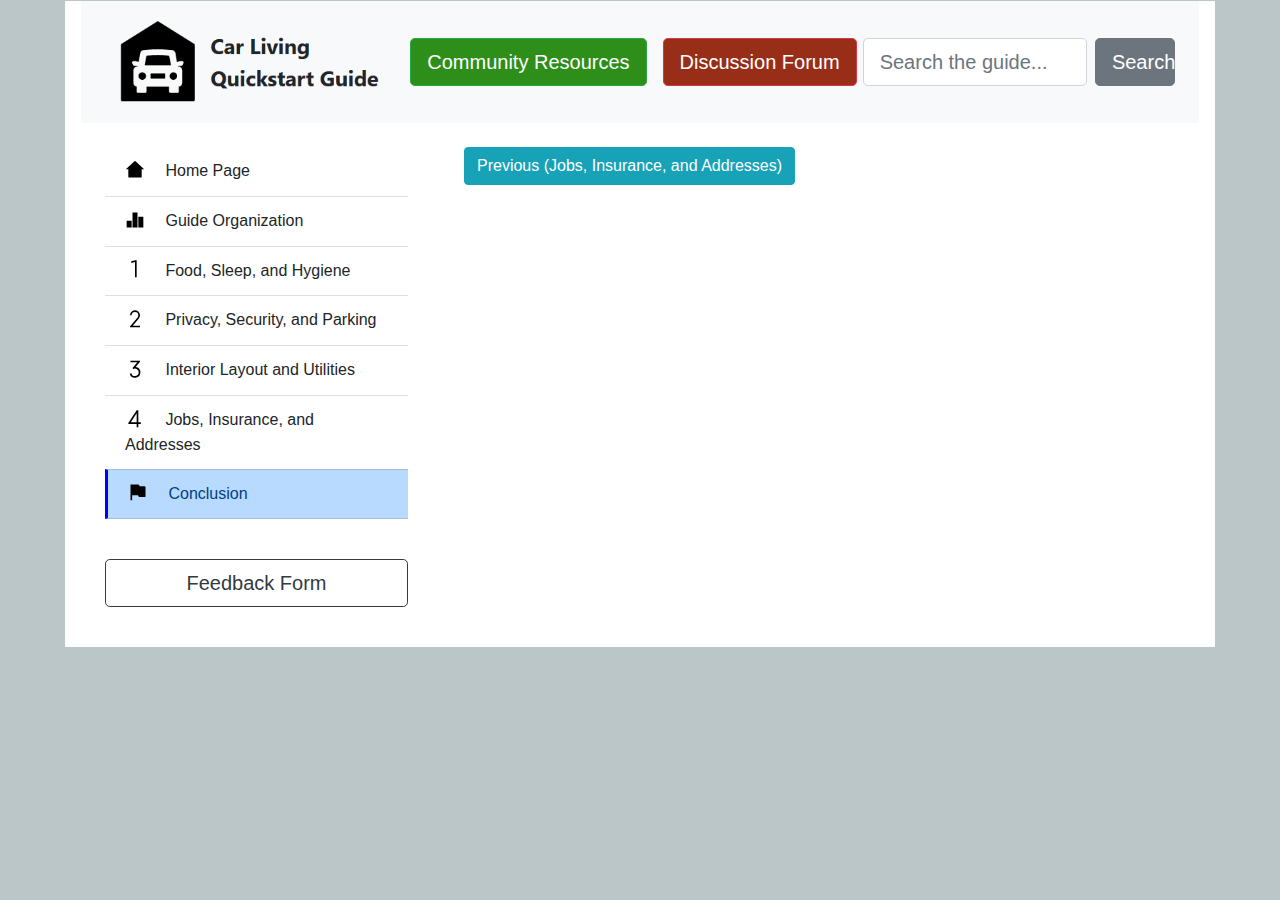
<file: g/conclusion.html>
<!DOCTYPE html>
<html>
<!--
  Jonathan H.
  3/8/2020
  PageDescriptionHere
-->

<head>
   <meta charset="utf-8">
   <meta name="viewport" content="width=device-width, initial-scale=1, shrink-to-fit=no">
   <link rel="icon" type="image/ico" href="../img/favicon.ico">
   
   <!-- Change the PageNameHere depending on which page we are on -->
   <title>Conclusion - Car Living Quickstart Guide</title>

   <!-- Bootstrap -->
   <link rel="stylesheet" href="https://maxcdn.bootstrapcdn.com/bootstrap/4.0.0/css/bootstrap.min.css" integrity="sha384-Gn5384xqQ1aoWXA+058RXPxPg6fy4IWvTNh0E263XmFcJlSAwiGgFAW/dAiS6JXm" crossorigin="anonymous">
   <link href="../styles/global-styles.css" rel="stylesheet">
</head>

<body>
<div id="wrapper">
   <nav class="navbar navbar-expand-lg navbar-light bg-light">
      <div class="collapse navbar-collapse" id="navbarSupportedContent">
         <ul class="navbar-nav mr-auto">
            <li class="nav-item active">
               <a href="home.html">
                  <img class="logo" src="../img/logotext.png"/>
               </a>
            </li>
            <li class="nav-item active">
               <a type="button" class="btn c2 btn-success btn-lg" href="resources.html">Community Resources</a>
            </li>
            <li class="nav-item active">
               <a type="button" class="btn c3 btn-danger btn-lg" href="https://old.reddit.com/r/vandwellers/" target="_blank">Discussion Forum</a>
            </li>
         </ul>
         <form class="form-inline my-2 my-lg-0" action="search.html" method="get">
            <input class="form-control form-control-lg mr-sm-2" type="search" placeholder="Search the guide..." name="search" aria-label="Search">
            <button class="btn btn-lg btn-secondary my-2 my-sm-0" type="submit">Search</button>
         </form>
      </div>
   </nav>
   
   <main>
      <!-- Icons are from remixicon.com -->
      <aside>
         <ul class="list-group-flush">
			<!-- Add list-group-item-primary to the class of the currently selected page -->
            <li class="list-group-item unselected">
               <a href="home.html">
                  <img class="icon" src="../img/home-2-fill.svg"/>
                  Home Page
               </a>
            </li>
            <li class="list-group-item unselected">
               <a href="organization.html">
                  <img class="icon" src="../img/bar-chart-2-fill.svg"/>
                  Guide Organization
               </a>
            </li>
            <li class="list-group-item unselected">
               <a href="1-routine.html">
                  <img class="icon" src="../img/number-1.svg"/>
                  Food, Sleep, and Hygiene
               </a>
            </li>
            <li class="list-group-item unselected">
               <a href="2-privacy.html">
                  <img class="icon" src="../img/number-2.svg"/>
                  Privacy, Security, and Parking
               </a>
            </li>
            <li class="list-group-item unselected">
               <a href="3-interior.html">
                  <img class="icon" src="../img/number-3.svg"/>
                  Interior Layout and Utilities
               </a>
            </li>
            <li class="list-group-item unselected">
               <a href="4-paperwork.html">
                  <img class="icon" src="../img/number-4.svg"/>
                  Jobs, Insurance, and Addresses
               </a>
            </li>
            <li class="list-group-item list-group-item-primary">
               <a href="conclusion.html">
                  <img class="icon" src="../img/flag-fill.svg"/>
                  Conclusion
               </a>
            </li>
         </ul>
         <a href="feedback.html" class="btn btn-lg btn-outline-dark">Feedback Form</a>
      </aside>
      
      <article>
         <!-- All normal content goes here -->
		 
		 <!-- Remove "no-page" from the buttons as appropriate, and rename the sections -->
         <div class="page-buttons">
            <a type="button" class="btn btn-info btn" href='4-paperwork.html'>
               Previous (Jobs, Insurance, and Addresses)
            </a>
            <a type="button" class="btn btn-info btn no-page" href='conclusion.html'>
               Next (Next Section)
            </a>
         </div>
      </article>
   </main>
</div>
</body>

</html>
</file>
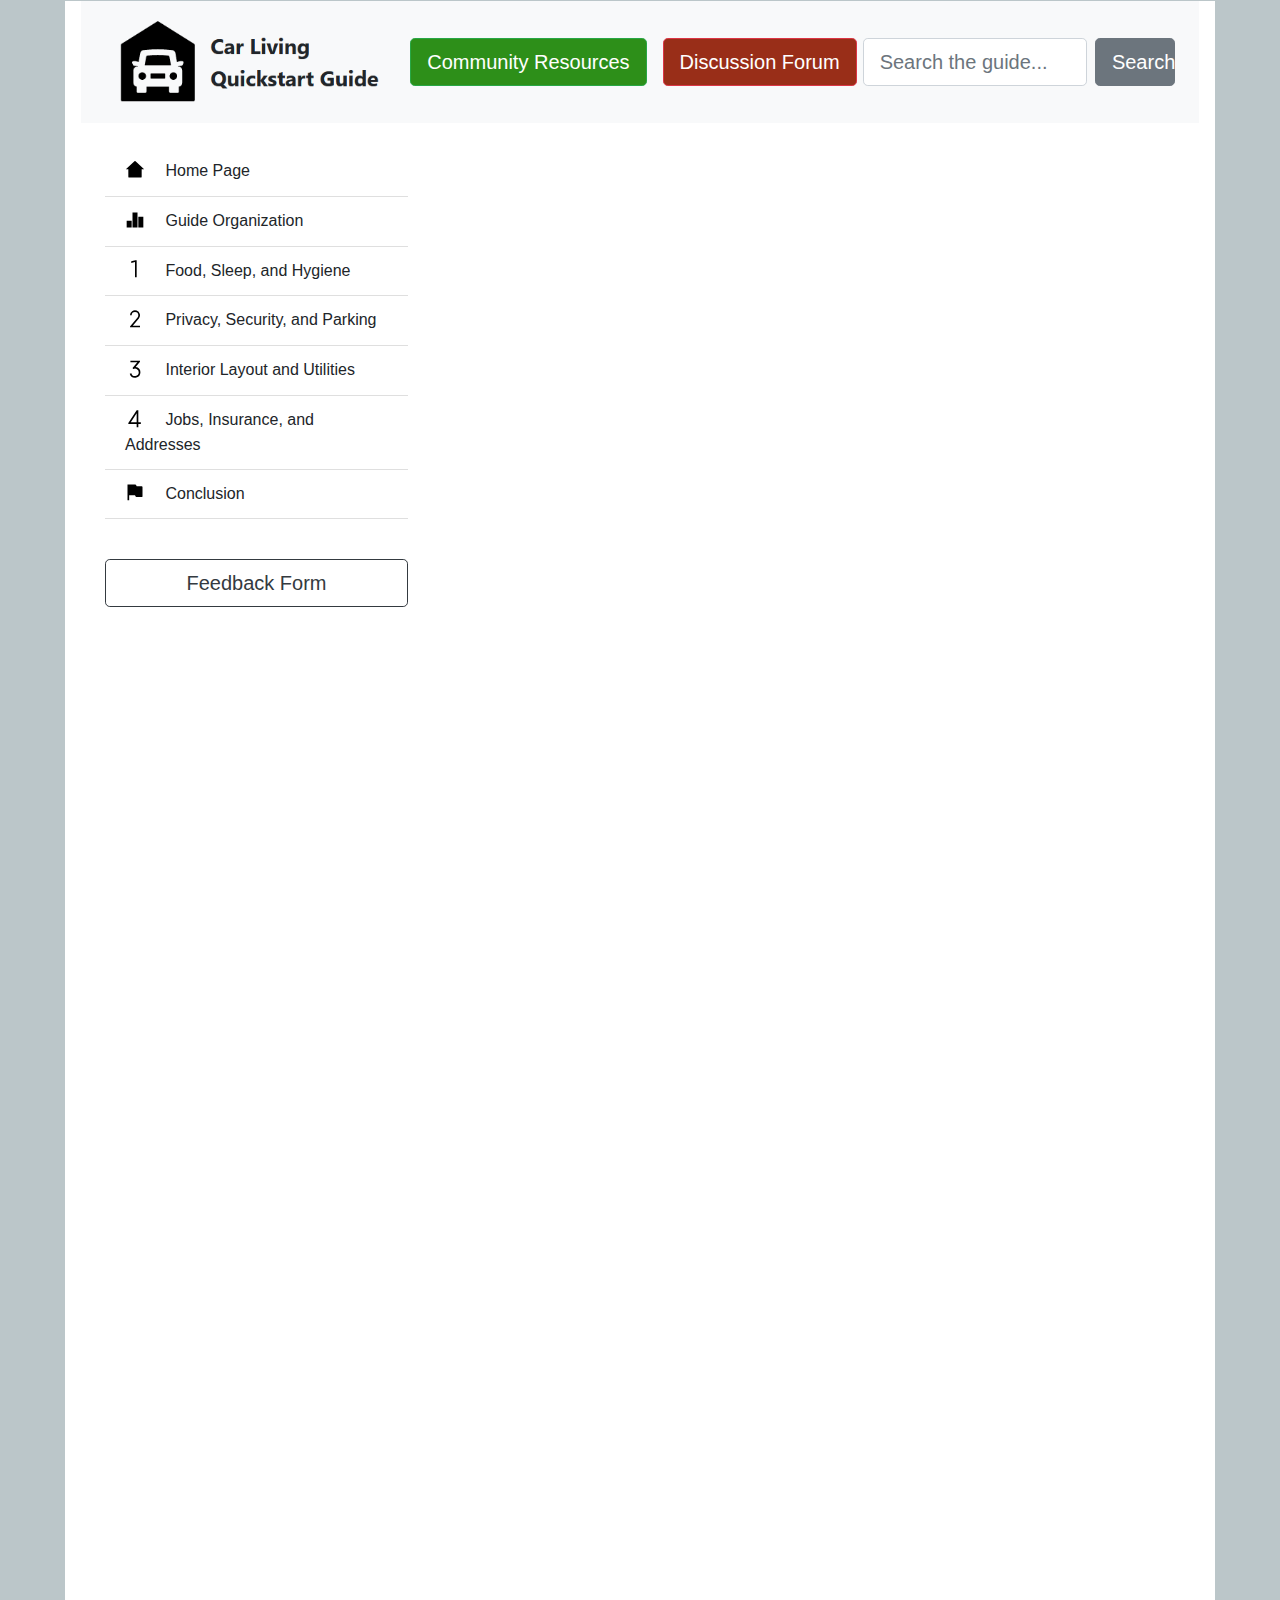
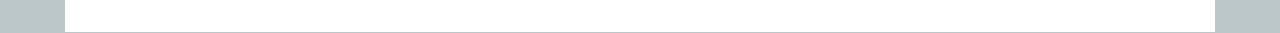
<file: g/feedback.html>
<!DOCTYPE html>
<html>
<!--
  Jonathan H.
  3/8/2020
  PageDescriptionHere
-->

<head>
   <meta charset="utf-8">
   <meta name="viewport" content="width=device-width, initial-scale=1, shrink-to-fit=no">
   <link rel="icon" type="image/ico" href="../img/favicon.ico">
   
   <!-- Change the PageNameHere depending on which page we are on -->
   <title>Feedback - Car Living Quickstart Guide</title>

   <!-- Bootstrap -->
   <link rel="stylesheet" href="https://maxcdn.bootstrapcdn.com/bootstrap/4.0.0/css/bootstrap.min.css" integrity="sha384-Gn5384xqQ1aoWXA+058RXPxPg6fy4IWvTNh0E263XmFcJlSAwiGgFAW/dAiS6JXm" crossorigin="anonymous">
   <link href="../styles/global-styles.css" rel="stylesheet">
</head>

<body>
<div id="wrapper">
   <nav class="navbar navbar-expand-lg navbar-light bg-light">
      <div class="collapse navbar-collapse" id="navbarSupportedContent">
         <ul class="navbar-nav mr-auto">
            <li class="nav-item active">
               <a href="home.html">
                  <img class="logo" src="../img/logotext.png"/>
               </a>
            </li>
            <li class="nav-item active">
               <a type="button" class="btn c2 btn-success btn-lg" href="resources.html">Community Resources</a>
            </li>
            <li class="nav-item active">
               <a type="button" class="btn c3 btn-danger btn-lg" href="https://old.reddit.com/r/vandwellers/" target="_blank">Discussion Forum</a>
            </li>
         </ul>
         <form class="form-inline my-2 my-lg-0" action="search.html" method="get">
            <input class="form-control form-control-lg mr-sm-2" type="search" placeholder="Search the guide..." name="search" aria-label="Search">
            <button class="btn btn-lg btn-secondary my-2 my-sm-0" type="submit">Search</button>
         </form>
      </div>
   </nav>
   
   <main>
      <!-- Icons are from remixicon.com -->
      <aside>
         <ul class="list-group-flush">
			<!-- Add list-group-item-primary to the class of the currently selected page -->
            <li class="list-group-item unselected">
               <a href="home.html">
                  <img class="icon" src="../img/home-2-fill.svg"/>
                  Home Page
               </a>
            </li>
            <li class="list-group-item unselected">
               <a href="organization.html">
                  <img class="icon" src="../img/bar-chart-2-fill.svg"/>
                  Guide Organization
               </a>
            </li>
            <li class="list-group-item unselected">
               <a href="1-routine.html">
                  <img class="icon" src="../img/number-1.svg"/>
                  Food, Sleep, and Hygiene
               </a>
            </li>
            <li class="list-group-item unselected">
               <a href="2-privacy.html">
                  <img class="icon" src="../img/number-2.svg"/>
                  Privacy, Security, and Parking
               </a>
            </li>
            <li class="list-group-item unselected">
               <a href="3-interior.html">
                  <img class="icon" src="../img/number-3.svg"/>
                  Interior Layout and Utilities
               </a>
            </li>
            <li class="list-group-item unselected">
               <a href="4-paperwork.html">
                  <img class="icon" src="../img/number-4.svg"/>
                  Jobs, Insurance, and Addresses
               </a>
            </li>
            <li class="list-group-item unselected">
               <a href="conclusion.html">
                  <img class="icon" src="../img/flag-fill.svg"/>
                  Conclusion
               </a>
            </li>
         </ul>
         <a href="feedback.html" class="btn btn-lg btn-outline-dark">Feedback Form</a>
      </aside>
      
      <article>
         <!-- All normal content goes here -->
		 <iframe src="https://docs.google.com/forms/d/e/1FAIpQLSeqqLG3waXm8lF_KctwcK-e_n3a_yUc_9JMfj-ROo1UBk9dgg/viewform?embedded=true" width="640" height="1310" frameborder="0" marginheight="0" marginwidth="0">Loading…</iframe>
		 <!-- Remove "no-page" from the buttons as appropriate, and rename the sections -->
         <div class="page-buttons">
            <a type="button" class="btn btn-info no-page" href='conclusion.html'>
               Previous (Previous Section)
            </a>
            <a type="button" class="btn btn-info no-page" href='conclusion.html'>
               Next (Next Section)
            </a>
         </div>
      </article>
   </main>
</div>
</body>

</html>
</file>
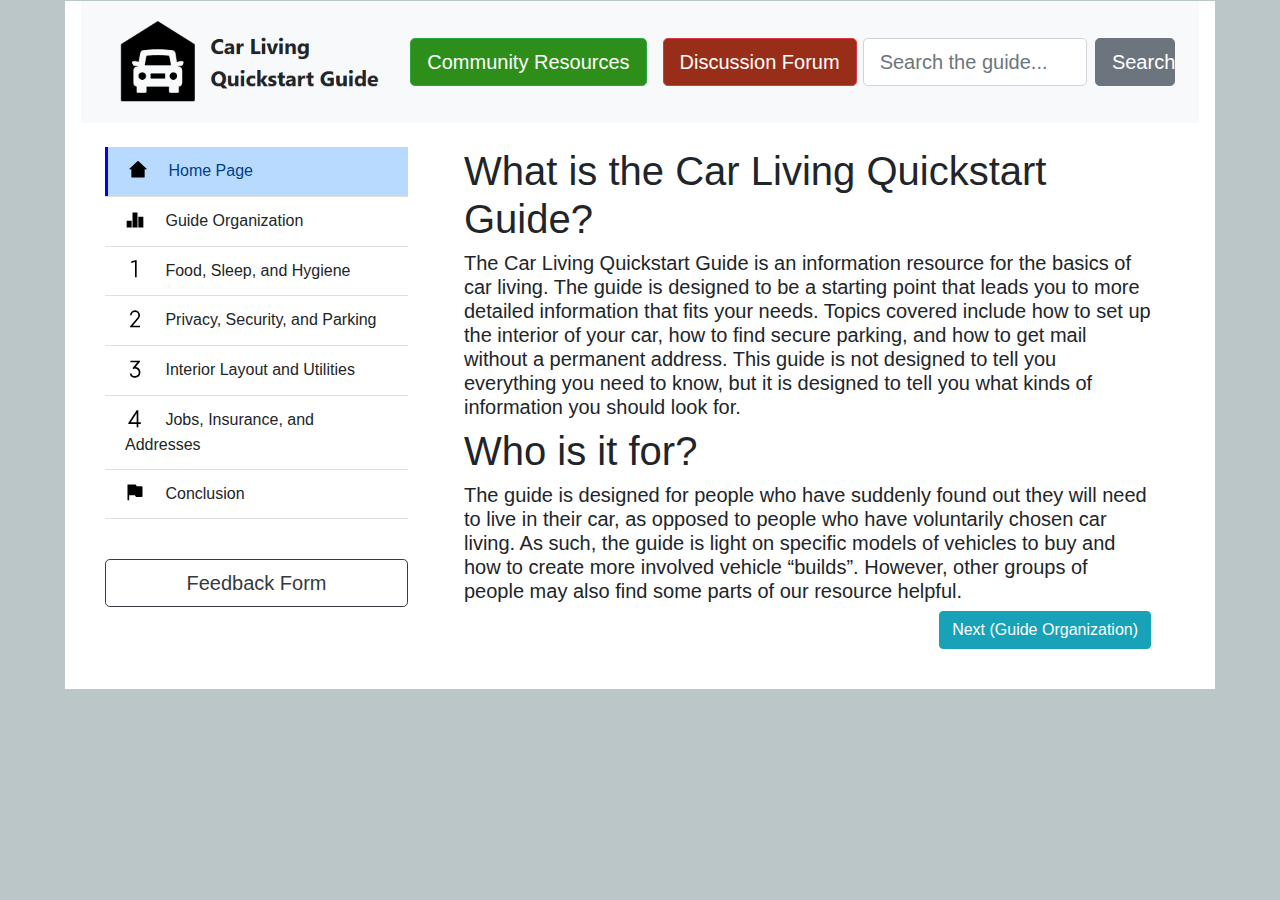
<file: g/home.html>
<!DOCTYPE html>
<html>
<!--
  Jonathan H.
  3/8/2020
  PageDescriptionHere
-->

<head>
   <meta charset="utf-8">
   <meta name="viewport" content="width=device-width, initial-scale=1, shrink-to-fit=no">
   <link rel="icon" type="image/ico" href="../img/favicon.ico">
   
   <!-- Change the PageNameHere depending on which page we are on -->
   <title>Home - Car Living Quickstart Guide</title>

   <!-- Bootstrap -->
   <link rel="stylesheet" href="https://maxcdn.bootstrapcdn.com/bootstrap/4.0.0/css/bootstrap.min.css" integrity="sha384-Gn5384xqQ1aoWXA+058RXPxPg6fy4IWvTNh0E263XmFcJlSAwiGgFAW/dAiS6JXm" crossorigin="anonymous">
   <link href="../styles/global-styles.css" rel="stylesheet">
</head>

<body>
<div id="wrapper">
   <nav class="navbar navbar-expand-lg navbar-light bg-light">
      <div class="collapse navbar-collapse" id="navbarSupportedContent">
         <ul class="navbar-nav mr-auto">
            <li class="nav-item active">
               <a href="home.html">
                  <img class="logo" src="../img/logotext.png"/>
               </a>
            </li>
            <li class="nav-item active">
               <a type="button" class="btn c2 btn-success btn-lg" href="resources.html">Community Resources</a>
            </li>
            <li class="nav-item active">
               <a type="button" class="btn c3 btn-danger btn-lg" href="https://old.reddit.com/r/vandwellers/" target="_blank">Discussion Forum</a>
            </li>
         </ul>
         <form class="form-inline my-2 my-lg-0" action="search.html" method="get">
            <input class="form-control form-control-lg mr-sm-2" type="search" placeholder="Search the guide..." name="search" aria-label="Search">
            <button class="btn btn-lg btn-secondary my-2 my-sm-0" type="submit">Search</button>
         </form>
      </div>
   </nav>
   
   <main>
      <!-- Icons are from remixicon.com -->
      <aside>
         <ul class="list-group-flush">
			<!-- Add list-group-item-primary to the class of the currently selected page -->
            <li class="list-group-item list-group-item-primary">
               <a href="home.html">
                  <img class="icon" src="../img/home-2-fill.svg"/>
                  Home Page
               </a>
            </li>
            <li class="list-group-item unselected">
               <a href="organization.html">
                  <img class="icon" src="../img/bar-chart-2-fill.svg"/>
                  Guide Organization
               </a>
            </li>
            <li class="list-group-item unselected">
               <a href="1-routine.html">
                  <img class="icon" src="../img/number-1.svg"/>
                  Food, Sleep, and Hygiene
               </a>
            </li>
            <li class="list-group-item unselected">
               <a href="2-privacy.html">
                  <img class="icon" src="../img/number-2.svg"/>
                  Privacy, Security, and Parking
               </a>
            </li>
            <li class="list-group-item unselected">
               <a href="3-interior.html">
                  <img class="icon" src="../img/number-3.svg"/>
                  Interior Layout and Utilities
               </a>
            </li>
            <li class="list-group-item unselected">
               <a href="4-paperwork.html">
                  <img class="icon" src="../img/number-4.svg"/>
                  Jobs, Insurance, and Addresses
               </a>
            </li>
            <li class="list-group-item unselected">
               <a href="conclusion.html">
                  <img class="icon" src="../img/flag-fill.svg"/>
                  Conclusion
               </a>
            </li>
         </ul>
         <a href="feedback.html" class="btn btn-lg btn-outline-dark">Feedback Form</a>
      </aside>
      
      <article>
      <!-- All normal content goes here -->
      <h1>What is the Car Living Quickstart Guide?</h1>
      <h5>The Car Living Quickstart Guide is an information resource for the basics of car living. The guide is designed to be a starting point that leads you to more detailed information that fits your needs. Topics covered include how to set up the interior of your car, how to find secure parking, and how to get mail without a permanent address. This guide is not designed to tell you everything you need to know, but it is designed to tell you what kinds of information you should look for.</h5>
      
      <h1>Who is it for?</h1>
      <h5>The guide is designed for people who have suddenly found out they will need to live in their car, as opposed to people who have voluntarily chosen car living. As such, the guide is light on specific models of vehicles to buy and how to create more involved vehicle “builds”. However, other groups of people may also find some parts of our resource helpful.</h5>
      
		 <!-- Remove "no-page" from the buttons as appropriate, and rename the sections -->
         <div class="page-buttons">
            <a type="button" class="btn btn-info btn no-page" href='organization.html'>
               Previous (Previous Section)
            </a>
            <a type="button" class="btn btn-info btn" href='organization.html'>
               Next (Guide Organization)
            </a>
         </div>
      </article>
   </main>
</div>
</body>

</html>
</file>
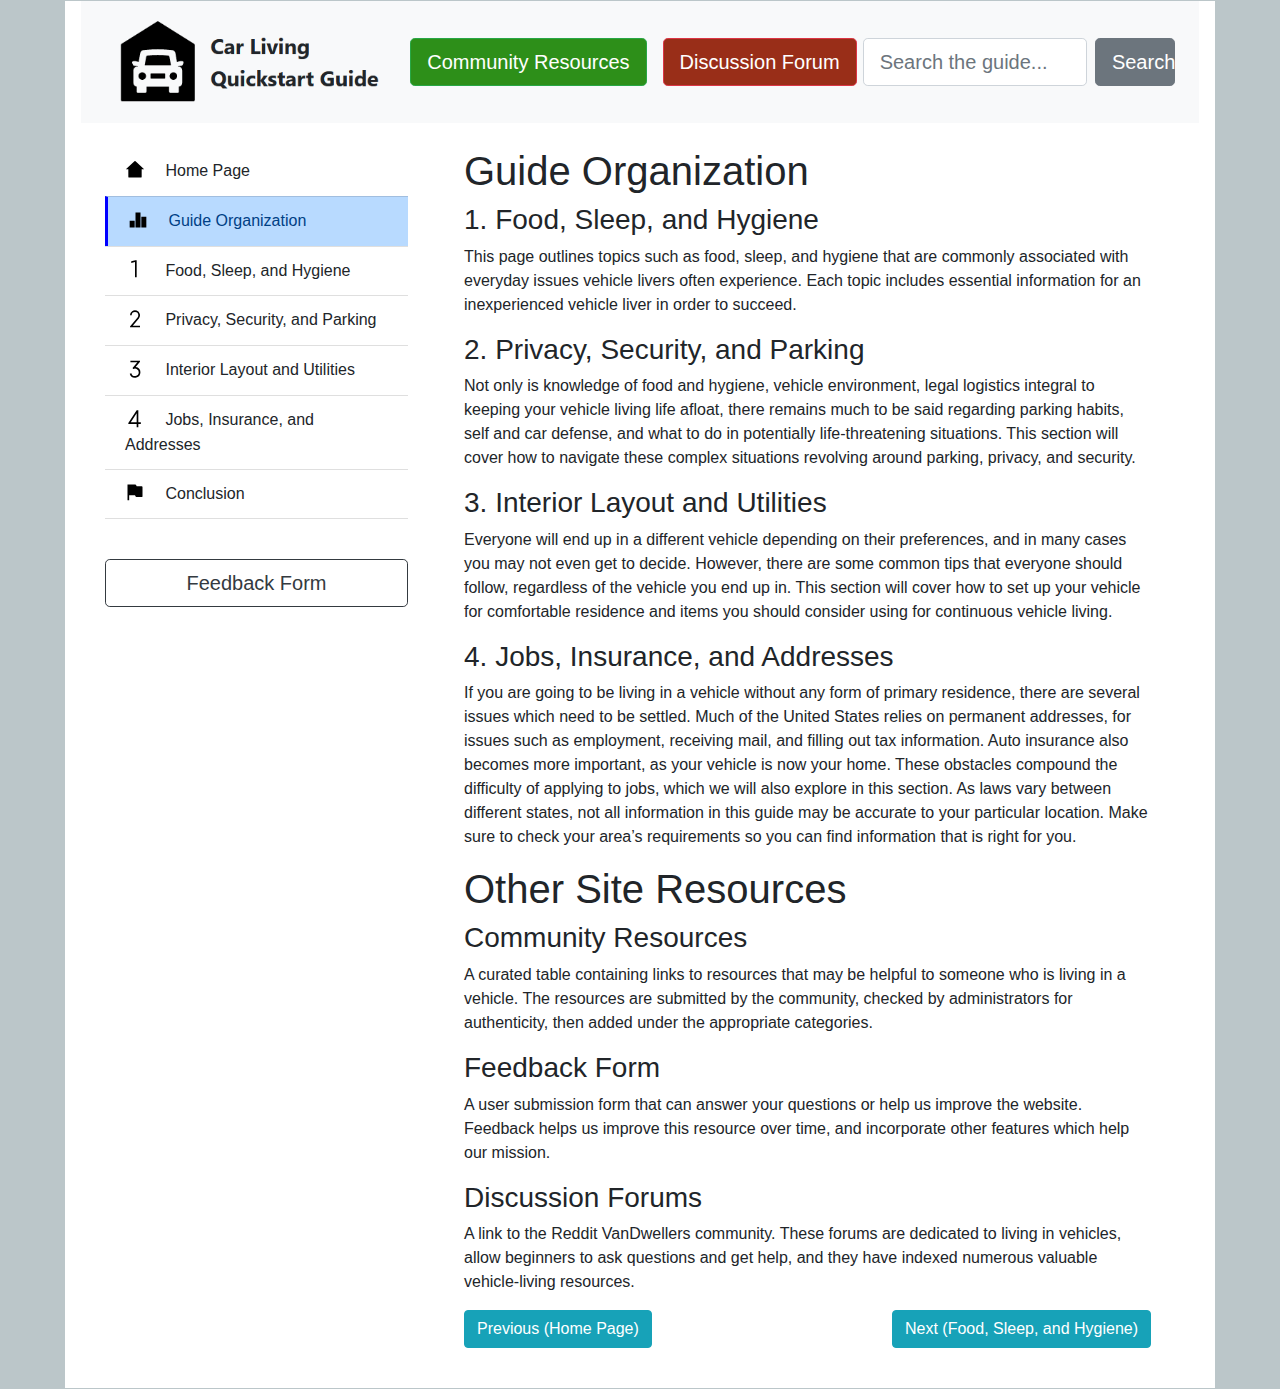
<file: g/organization.html>
<!DOCTYPE html>
<html>
<!--
  Jonathan H.
  3/8/2020
  Guide Organization
-->

<head>
   <meta charset="utf-8">
   <meta name="viewport" content="width=device-width, initial-scale=1, shrink-to-fit=no">
   <link rel="icon" type="image/ico" href="../img/favicon.ico">
   
   <!-- Change the PageNameHere depending on which page we are on -->
   <title>Guide Organization - Car Living Quickstart Guide</title>

   <!-- Bootstrap -->
   <link rel="stylesheet" href="https://maxcdn.bootstrapcdn.com/bootstrap/4.0.0/css/bootstrap.min.css" integrity="sha384-Gn5384xqQ1aoWXA+058RXPxPg6fy4IWvTNh0E263XmFcJlSAwiGgFAW/dAiS6JXm" crossorigin="anonymous">
   <link href="../styles/global-styles.css" rel="stylesheet">
</head>

<body>
<div id="wrapper">
   <nav class="navbar navbar-expand-lg navbar-light bg-light">
      <div class="collapse navbar-collapse" id="navbarSupportedContent">
         <ul class="navbar-nav mr-auto">
            <li class="nav-item active">
               <a href="home.html">
                  <img class="logo" src="../img/logotext.png"/>
               </a>
            </li>
            <li class="nav-item active">
               <a type="button" class="btn c2 btn-success btn-lg" href="resources.html">Community Resources</a>
            </li>
            <li class="nav-item active">
               <a type="button" class="btn c3 btn-danger btn-lg" href="https://old.reddit.com/r/vandwellers/" target="_blank">Discussion Forum</a>
            </li>
         </ul>
         <form class="form-inline my-2 my-lg-0" action="search.html" method="get">
            <input class="form-control form-control-lg mr-sm-2" type="search" placeholder="Search the guide..." name="search" aria-label="Search">
            <button class="btn btn-lg btn-secondary my-2 my-sm-0" type="submit">Search</button>
         </form>
      </div>
   </nav>
   
   <main>
      <!-- Icons are from remixicon.com -->
      <aside>
         <ul class="list-group-flush">
			<!-- Add list-group-item-primary to the class of the currently selected page -->
            <li class="list-group-item unselected">
               <a href="home.html">
                  <img class="icon" src="../img/home-2-fill.svg"/>
                  Home Page
               </a>
            </li>
            <li class="list-group-item list-group-item-primary">
               <a href="organization.html">
                  <img class="icon" src="../img/bar-chart-2-fill.svg"/>
                  Guide Organization
               </a>
            </li>
            <li class="list-group-item unselected">
               <a href="1-routine.html">
                  <img class="icon" src="../img/number-1.svg"/>
                  Food, Sleep, and Hygiene
               </a>
            </li>
            <li class="list-group-item unselected">
               <a href="2-privacy.html">
                  <img class="icon" src="../img/number-2.svg"/>
                  Privacy, Security, and Parking
               </a>
            </li>
            <li class="list-group-item unselected">
               <a href="3-interior.html">
                  <img class="icon" src="../img/number-3.svg"/>
                  Interior Layout and Utilities
               </a>
            </li>
            <li class="list-group-item unselected">
               <a href="4-paperwork.html">
                  <img class="icon" src="../img/number-4.svg"/>
                  Jobs, Insurance, and Addresses
               </a>
            </li>
            <li class="list-group-item unselected">
               <a href="conclusion.html">
                  <img class="icon" src="../img/flag-fill.svg"/>
                  Conclusion
               </a>
            </li>
         </ul>
         <a href="feedback.html" class="btn btn-lg btn-outline-dark">Feedback Form</a>
      </aside>
      
      <article>
         <!-- All normal content goes here -->
         <h1>Guide Organization</h1>
         <h3>1. Food, Sleep, and Hygiene</h3>
         <p>This page outlines topics such as food, sleep, and hygiene that are commonly associated with everyday issues vehicle livers often experience. Each topic includes essential information for an inexperienced vehicle liver in order to succeed. </p>
         
         <h3>2. Privacy, Security, and Parking</h3>
         <p>Not only is knowledge of food and hygiene, vehicle environment, legal logistics integral to keeping your vehicle living life afloat, there remains much to be said regarding parking habits, self and car defense, and what to do in potentially life-threatening situations. This section will cover how to navigate these complex situations revolving around parking, privacy, and security.</p>
         
         <h3>3. Interior Layout and Utilities</h3>
         <p>Everyone will end up in a different vehicle depending on their preferences, and in many cases you may not even get to decide. However, there are some common tips that everyone should follow, regardless of the vehicle you end up in. This section will cover how to set up your vehicle for comfortable residence and items you should consider using for continuous vehicle living.</p>
         
         <h3>4. Jobs, Insurance, and Addresses</h3>
         <p>If you are going to be living in a vehicle without any form of primary residence, there are several issues which need to be settled. Much of the United States relies on permanent addresses, for issues such as employment, receiving mail, and filling out tax information. Auto insurance also becomes more important, as your vehicle is now your home. These obstacles compound the difficulty of applying to jobs, which we will also explore in this section. As laws vary between different states, not all information in this guide may be accurate to your particular location. Make sure to check your area’s requirements so you can find information that is right for you. </p>
         
         <h1>Other Site Resources</h1>
         
         <h3>Community Resources</h3>
         <p>A curated table containing links to resources that may be helpful to someone who is living in a vehicle. The resources are submitted by the community, checked by administrators for authenticity, then added under the appropriate categories.</p>
         
         <h3>Feedback Form</h3>
         <p>A user submission form that can answer your questions or help us improve the website. Feedback helps us improve this resource over time, and incorporate other features which help our mission.</p>
         
         <h3>Discussion Forums</h3>
         <p>A link to the Reddit VanDwellers community. These forums are dedicated to living in vehicles, allow beginners to ask questions and get help, and they have indexed numerous valuable vehicle-living resources.</p>
        
         
		 <!-- Remove "no-page" from the buttons as appropriate, and rename the sections -->
         <div class="page-buttons">
            <a type="button" class="btn btn-info btn" href='home.html'>
               Previous (Home Page)
            </a>
            <a type="button" class="btn btn-info btn" href='1-routine.html'>
               Next (Food, Sleep, and Hygiene)
            </a>
         </div>
      </article>
   </main>
</div>
</body>

</html>
</file>
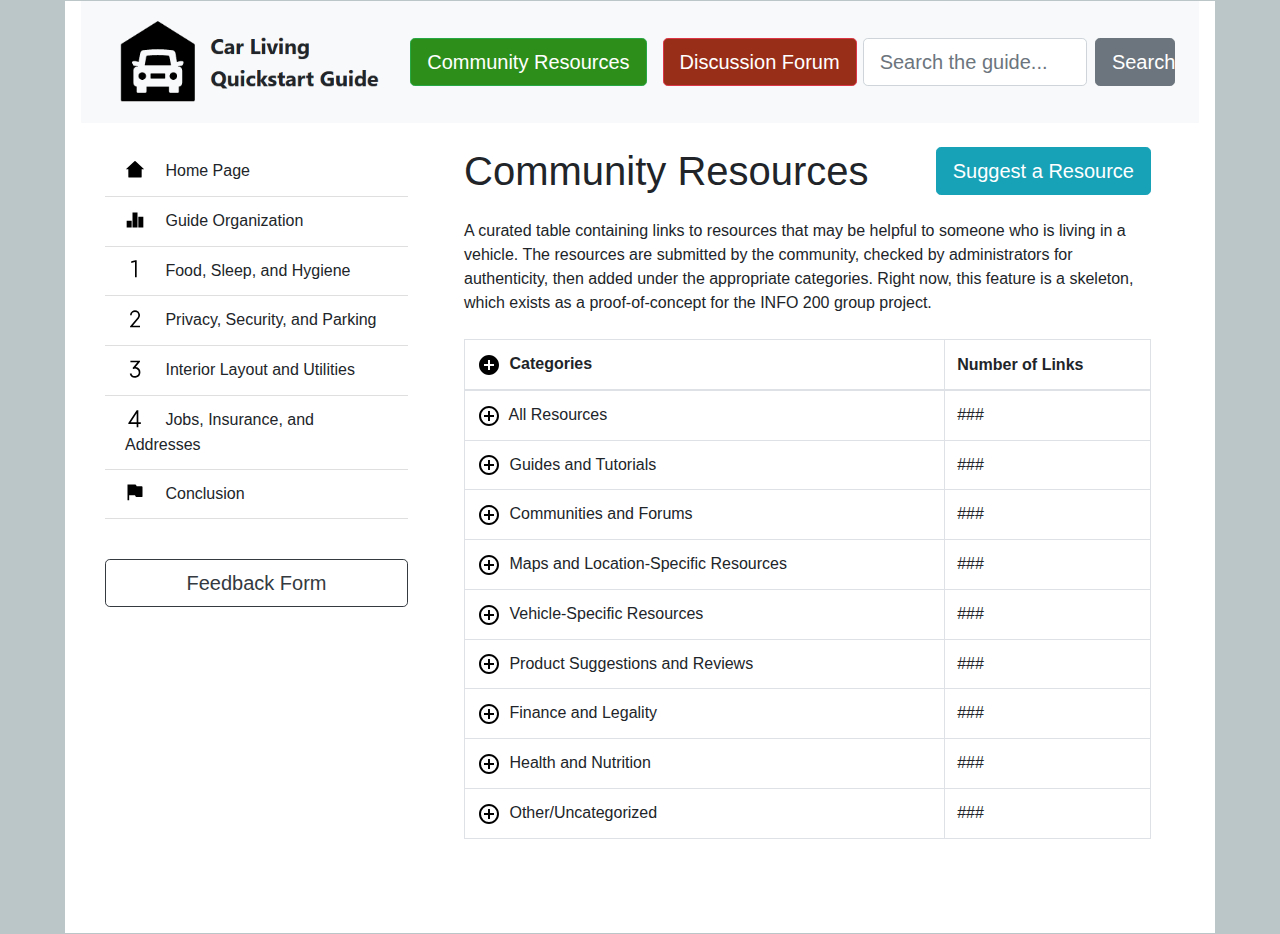
<file: g/resources.html>
<!DOCTYPE html>
<html>
<!--
  Jonathan H.
  3/8/2020
  PageDescriptionHere
-->

<head>
   <meta charset="utf-8">
   <meta name="viewport" content="width=device-width, initial-scale=1, shrink-to-fit=no">
   <link rel="icon" type="image/ico" href="../img/favicon.ico">
   
   <!-- Change the PageNameHere depending on which page we are on -->
   <title>Community Resources - Car Living Quickstart Guide</title>

   <!-- Bootstrap -->
   <link rel="stylesheet" href="https://maxcdn.bootstrapcdn.com/bootstrap/4.0.0/css/bootstrap.min.css" integrity="sha384-Gn5384xqQ1aoWXA+058RXPxPg6fy4IWvTNh0E263XmFcJlSAwiGgFAW/dAiS6JXm" crossorigin="anonymous">
   <link href="../styles/global-styles.css" rel="stylesheet">
</head>

<body>
<div id="wrapper">
   <nav class="navbar navbar-expand-lg navbar-light bg-light">
      <div class="collapse navbar-collapse" id="navbarSupportedContent">
         <ul class="navbar-nav mr-auto">
            <li class="nav-item active">
               <a href="home.html">
                  <img class="logo" src="../img/logotext.png"/>
               </a>
            </li>
            <li class="nav-item active">
               <a type="button" class="btn c2 btn-success btn-lg" href="resources.html">Community Resources</a>
            </li>
            <li class="nav-item active">
               <a type="button" class="btn c3 btn-danger btn-lg" href="https://old.reddit.com/r/vandwellers/" target="_blank">Discussion Forum</a>
            </li>
         </ul>
         <form class="form-inline my-2 my-lg-0" action="search.html" method="get">
            <input class="form-control form-control-lg mr-sm-2" type="search" placeholder="Search the guide..." name="search" aria-label="Search">
            <button class="btn btn-lg btn-secondary my-2 my-sm-0" type="submit">Search</button>
         </form>
      </div>
   </nav>
   
   <main>
      <!-- Icons are from remixicon.com -->
      <aside>
         <ul class="list-group-flush">
			<!-- Add list-group-item-primary to the class of the currently selected page -->
            <li class="list-group-item unselected">
               <a href="home.html">
                  <img class="icon" src="../img/home-2-fill.svg"/>
                  Home Page
               </a>
            </li>
            <li class="list-group-item unselected">
               <a href="organization.html">
                  <img class="icon" src="../img/bar-chart-2-fill.svg"/>
                  Guide Organization
               </a>
            </li>
            <li class="list-group-item unselected">
               <a href="1-routine.html">
                  <img class="icon" src="../img/number-1.svg"/>
                  Food, Sleep, and Hygiene
               </a>
            </li>
            <li class="list-group-item unselected">
               <a href="2-privacy.html">
                  <img class="icon" src="../img/number-2.svg"/>
                  Privacy, Security, and Parking
               </a>
            </li>
            <li class="list-group-item unselected">
               <a href="3-interior.html">
                  <img class="icon" src="../img/number-3.svg"/>
                  Interior Layout and Utilities
               </a>
            </li>
            <li class="list-group-item unselected">
               <a href="4-paperwork.html">
                  <img class="icon" src="../img/number-4.svg"/>
                  Jobs, Insurance, and Addresses
               </a>
            </li>
            <li class="list-group-item unselected">
               <a href="conclusion.html">
                  <img class="icon" src="../img/flag-fill.svg"/>
                  Conclusion
               </a>
            </li>
         </ul>
         <a href="feedback.html" class="btn btn-lg btn-outline-dark">Feedback Form</a>
      </aside>
      
      <article>
         <!-- All normal content goes here -->
         <div class="flexbar resourcesbar">
            <h1>Community Resources</h1>
            <button type="button" class="btn btn-lg btn-info">Suggest a Resource</button>
         </div>
         
         <p>A curated table containing links to resources that may be helpful to someone who is living in a vehicle. The resources are submitted by the community, checked by administrators for authenticity, then added under the appropriate categories. Right now, this feature is a skeleton, which exists as a proof-of-concept for the INFO 200 group project.</p>
         
         <table class="table table-bordered">
            <thead>
               <tr>
                  <th class="t1"><img class="th-icon" src="../img/add1.svg"/> Categories</th>
                  <th class="t2">Number of Links</th>
               </tr>
            </thead>
            <tbody>
               <tr>
                  <td><img class="td-icon" src="../img/add2.svg"/> All Resources</td>
                  <td>###</td>
               </tr>
               <tr>
                  <td><img class="td-icon" src="../img/add2.svg"/> Guides and Tutorials</td>
                  <td>###</td>
               </tr>
               <tr>
                  <td><img class="td-icon" src="../img/add2.svg"/> Communities and Forums</td>
                  <td>###</td>
               </tr>
               <tr>
                  <td><img class="td-icon" src="../img/add2.svg"/> Maps and Location-Specific Resources</td>
                  <td>###</td>
               </tr>
               <tr>
                  <td><img class="td-icon" src="../img/add2.svg"/> Vehicle-Specific Resources</td>
                  <td>###</td>
               </tr>
               <tr>
                  <td><img class="td-icon" src="../img/add2.svg"/> Product Suggestions and Reviews</td>
                  <td>###</td>
               </tr>
               <tr>
                  <td><img class="td-icon" src="../img/add2.svg"/> Finance and Legality</td>
                  <td>###</td>
               </tr>
               <tr>
                  <td><img class="td-icon" src="../img/add2.svg"/> Health and Nutrition</td>
                  <td>###</td>
               </tr>
               <tr>
                  <td><img class="td-icon" src="../img/add2.svg"/> Other/Uncategorized</td>
                  <td>###</td>
               </tr>
            </tbody>
         </table>
         
         <!-- Remove "no-page" from the buttons as appropriate, and rename the sections -->
         <div class="page-buttons">
            <a type="button" class="btn btn-info btn no-page" href='conclusion.html'>
               Previous (Previous Section)
            </a>
            <a type="button" class="btn btn-info btn no-page" href='conclusion.html'>
               Next (Next Section)
            </a>
         </div>
      </article>
   </main>
</div>
</body>

</html>
</file>
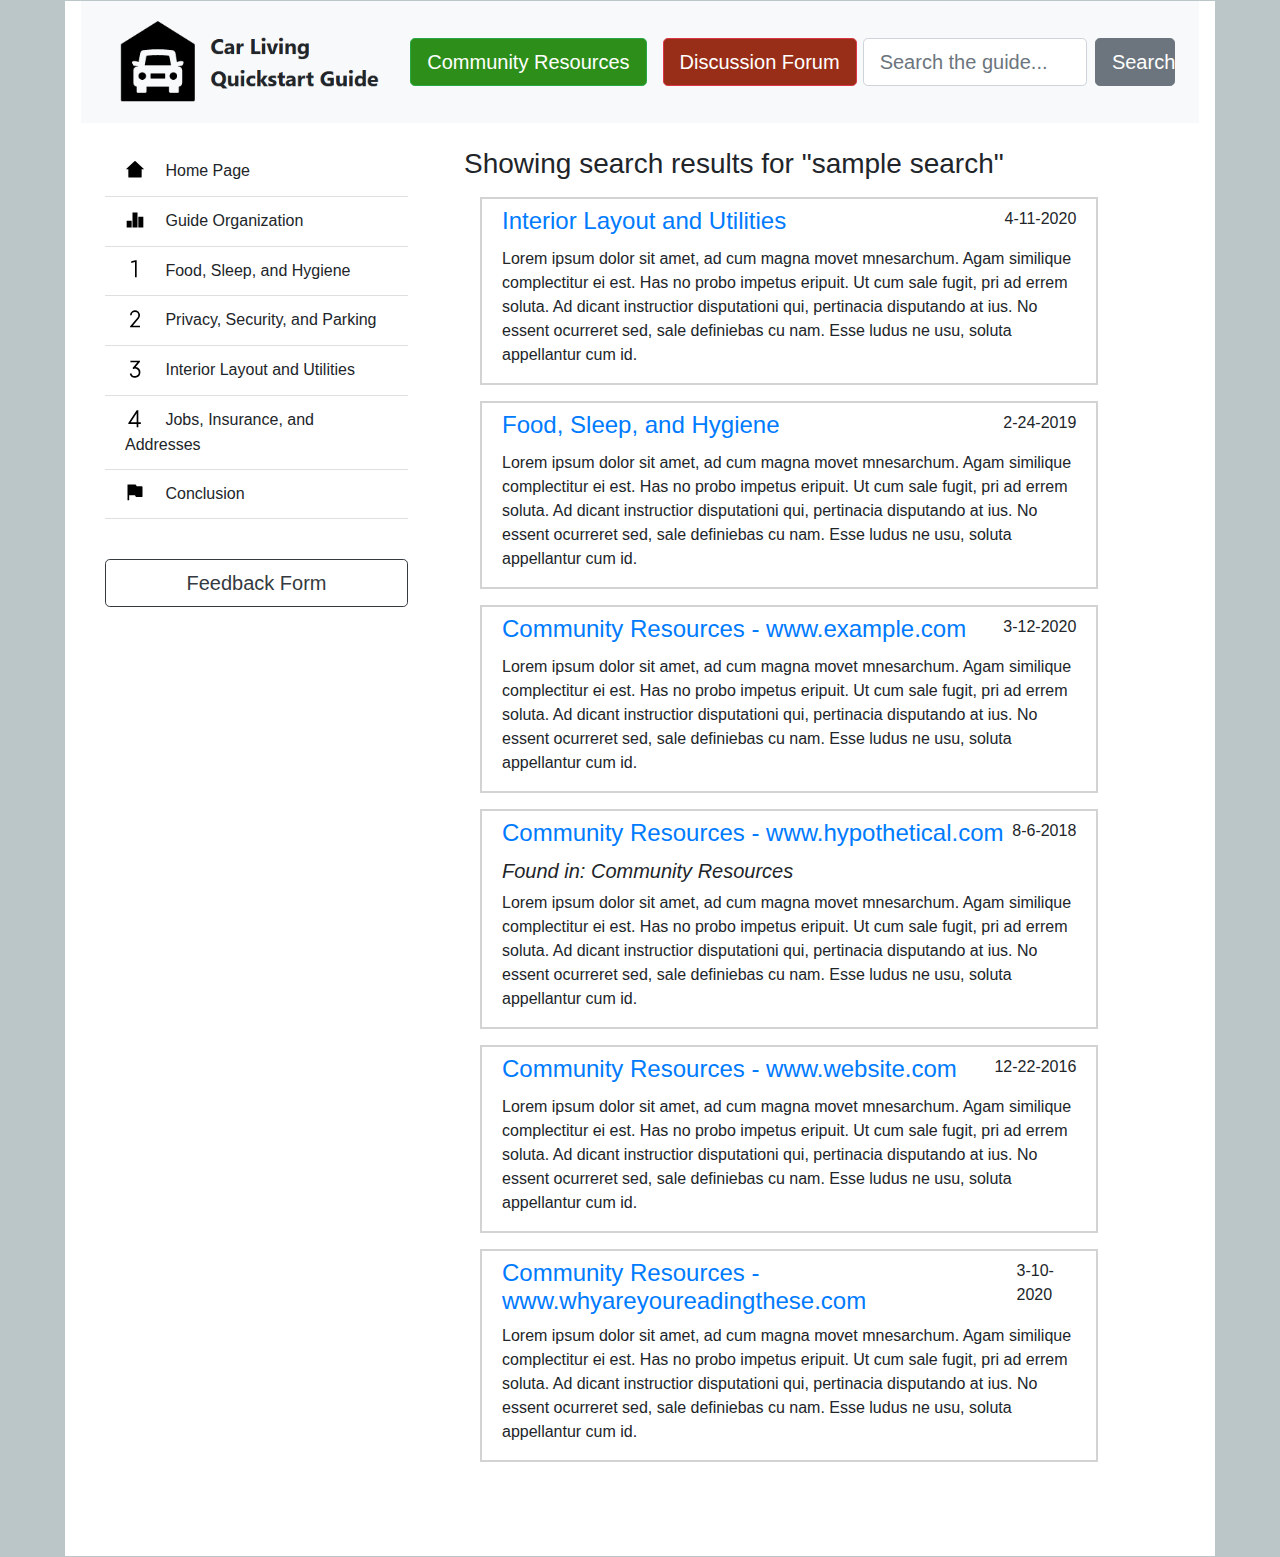
<file: g/search.html>
<!DOCTYPE html>
<html>
<!--
  Jonathan H.
  3/8/2020
  PageDescriptionHere
-->

<head>
   <meta charset="utf-8">
   <meta name="viewport" content="width=device-width, initial-scale=1, shrink-to-fit=no">
   <link rel="icon" type="image/ico" href="../img/favicon.ico">
   
   <!-- Change the PageNameHere depending on which page we are on -->
   <title>Search Results - Car Living Quickstart Guide</title>

   <!-- Bootstrap -->
   <link rel="stylesheet" href="https://maxcdn.bootstrapcdn.com/bootstrap/4.0.0/css/bootstrap.min.css" integrity="sha384-Gn5384xqQ1aoWXA+058RXPxPg6fy4IWvTNh0E263XmFcJlSAwiGgFAW/dAiS6JXm" crossorigin="anonymous">
   <link href="../styles/global-styles.css" rel="stylesheet">
</head>

<body>
<div id="wrapper">
   <nav class="navbar navbar-expand-lg navbar-light bg-light">
      <div class="collapse navbar-collapse" id="navbarSupportedContent">
         <ul class="navbar-nav mr-auto">
            <li class="nav-item active">
               <a href="home.html">
                  <img class="logo" src="../img/logotext.png"/>
               </a>
            </li>
            <li class="nav-item active">
               <a type="button" class="btn c2 btn-success btn-lg" href="resources.html">Community Resources</a>
            </li>
            <li class="nav-item active">
               <a type="button" class="btn c3 btn-danger btn-lg" href="https://old.reddit.com/r/vandwellers/" target="_blank">Discussion Forum</a>
            </li>
         </ul>
         <form class="form-inline my-2 my-lg-0" action="search.html" method="get">
            <input class="form-control form-control-lg mr-sm-2" type="search" placeholder="Search the guide..." name="search" aria-label="Search">
            <button class="btn btn-lg btn-secondary my-2 my-sm-0" type="submit">Search</button>
         </form>
      </div>
   </nav>
   
   <main>
      <!-- Icons are from remixicon.com -->
      <aside>
         <ul class="list-group-flush">
			<!-- Add list-group-item-primary to the class of the currently selected page -->
            <li class="list-group-item unselected">
               <a href="home.html">
                  <img class="icon" src="../img/home-2-fill.svg"/>
                  Home Page
               </a>
            </li>
            <li class="list-group-item unselected">
               <a href="organization.html">
                  <img class="icon" src="../img/bar-chart-2-fill.svg"/>
                  Guide Organization
               </a>
            </li>
            <li class="list-group-item unselected">
               <a href="1-routine.html">
                  <img class="icon" src="../img/number-1.svg"/>
                  Food, Sleep, and Hygiene
               </a>
            </li>
            <li class="list-group-item unselected">
               <a href="2-privacy.html">
                  <img class="icon" src="../img/number-2.svg"/>
                  Privacy, Security, and Parking
               </a>
            </li>
            <li class="list-group-item unselected">
               <a href="3-interior.html">
                  <img class="icon" src="../img/number-3.svg"/>
                  Interior Layout and Utilities
               </a>
            </li>
            <li class="list-group-item unselected">
               <a href="4-paperwork.html">
                  <img class="icon" src="../img/number-4.svg"/>
                  Jobs, Insurance, and Addresses
               </a>
            </li>
            <li class="list-group-item unselected">
               <a href="conclusion.html">
                  <img class="icon" src="../img/flag-fill.svg"/>
                  Conclusion
               </a>
            </li>
         </ul>
         <a href="feedback.html" class="btn btn-lg btn-outline-dark">Feedback Form</a>
      </aside>
      
      <article>
         <!-- All normal content goes here -->
         <h3 class="query"> Showing search results for "sample search"</h3>
         
         <div class="search-results">
         <div class="res">
               <div class="flexbar">
                  <h4><a href="home.html">Interior Layout and Utilities</a></h4>
                  <p>4-11-2020</p>
               </div>
               <p>Lorem ipsum dolor sit amet, ad cum magna movet mnesarchum. Agam similique complectitur ei est. Has no probo impetus eripuit. Ut cum sale fugit, pri ad errem soluta. Ad dicant instructior disputationi qui, pertinacia disputando at ius. No essent ocurreret sed, sale definiebas cu nam. Esse ludus ne usu, soluta appellantur cum id.</p>
            </div>
            <div class="res">
               <div class="flexbar">
                  <h4><a href="home.html">Food, Sleep, and Hygiene</a></h4>
                  <p>2-24-2019</p>
               </div>
               <p>Lorem ipsum dolor sit amet, ad cum magna movet mnesarchum. Agam similique complectitur ei est. Has no probo impetus eripuit. Ut cum sale fugit, pri ad errem soluta. Ad dicant instructior disputationi qui, pertinacia disputando at ius. No essent ocurreret sed, sale definiebas cu nam. Esse ludus ne usu, soluta appellantur cum id.</p>
            </div>
            <div class="res">
               <div class="flexbar">
                  <h4><a href="home.html">Community Resources - www.example.com</a></h4>
                  <p>3-12-2020</p>
               </div>
               <p>Lorem ipsum dolor sit amet, ad cum magna movet mnesarchum. Agam similique complectitur ei est. Has no probo impetus eripuit. Ut cum sale fugit, pri ad errem soluta. Ad dicant instructior disputationi qui, pertinacia disputando at ius. No essent ocurreret sed, sale definiebas cu nam. Esse ludus ne usu, soluta appellantur cum id.</p>
            </div>
            <div class="res">
               <div class="flexbar">
                  <h4><a href="home.html">Community Resources - www.hypothetical.com</a></h4>
                  <p>8-6-2018</p>
               </div>
               <h5><i>Found in: Community Resources</i></h5>
               <p>Lorem ipsum dolor sit amet, ad cum magna movet mnesarchum. Agam similique complectitur ei est. Has no probo impetus eripuit. Ut cum sale fugit, pri ad errem soluta. Ad dicant instructior disputationi qui, pertinacia disputando at ius. No essent ocurreret sed, sale definiebas cu nam. Esse ludus ne usu, soluta appellantur cum id.</p>
            </div>
            <div class="res">
               <div class="flexbar">
                  <h4><a href="home.html">Community Resources - www.website.com</a></h4>
                  <p>12-22-2016</p>
               </div>
               <p>Lorem ipsum dolor sit amet, ad cum magna movet mnesarchum. Agam similique complectitur ei est. Has no probo impetus eripuit. Ut cum sale fugit, pri ad errem soluta. Ad dicant instructior disputationi qui, pertinacia disputando at ius. No essent ocurreret sed, sale definiebas cu nam. Esse ludus ne usu, soluta appellantur cum id.</p>
            </div>
            <div class="res">
               <div class="flexbar">
                  <h4><a href="home.html">Community Resources - www.whyareyoureadingthese.com</a></h4>
                  <p>3-10-2020</p>
               </div>
               <p>Lorem ipsum dolor sit amet, ad cum magna movet mnesarchum. Agam similique complectitur ei est. Has no probo impetus eripuit. Ut cum sale fugit, pri ad errem soluta. Ad dicant instructior disputationi qui, pertinacia disputando at ius. No essent ocurreret sed, sale definiebas cu nam. Esse ludus ne usu, soluta appellantur cum id.</p>
            </div>
         </div>
		<!-- Remove "no-page" from the buttons as appropriate, and rename the sections -->
         <div class="page-buttons">
            <a type="button" class="btn btn-info btn no-page" href='conclusion.html'>
               Previous (Previous Section)
            </a>
            <a type="button" class="btn btn-info btn no-page" href='conclusion.html'>
               Next (Next Section)
            </a>
         </div>
      </article>
   </main>
</div>
</body>

</html>
</file>
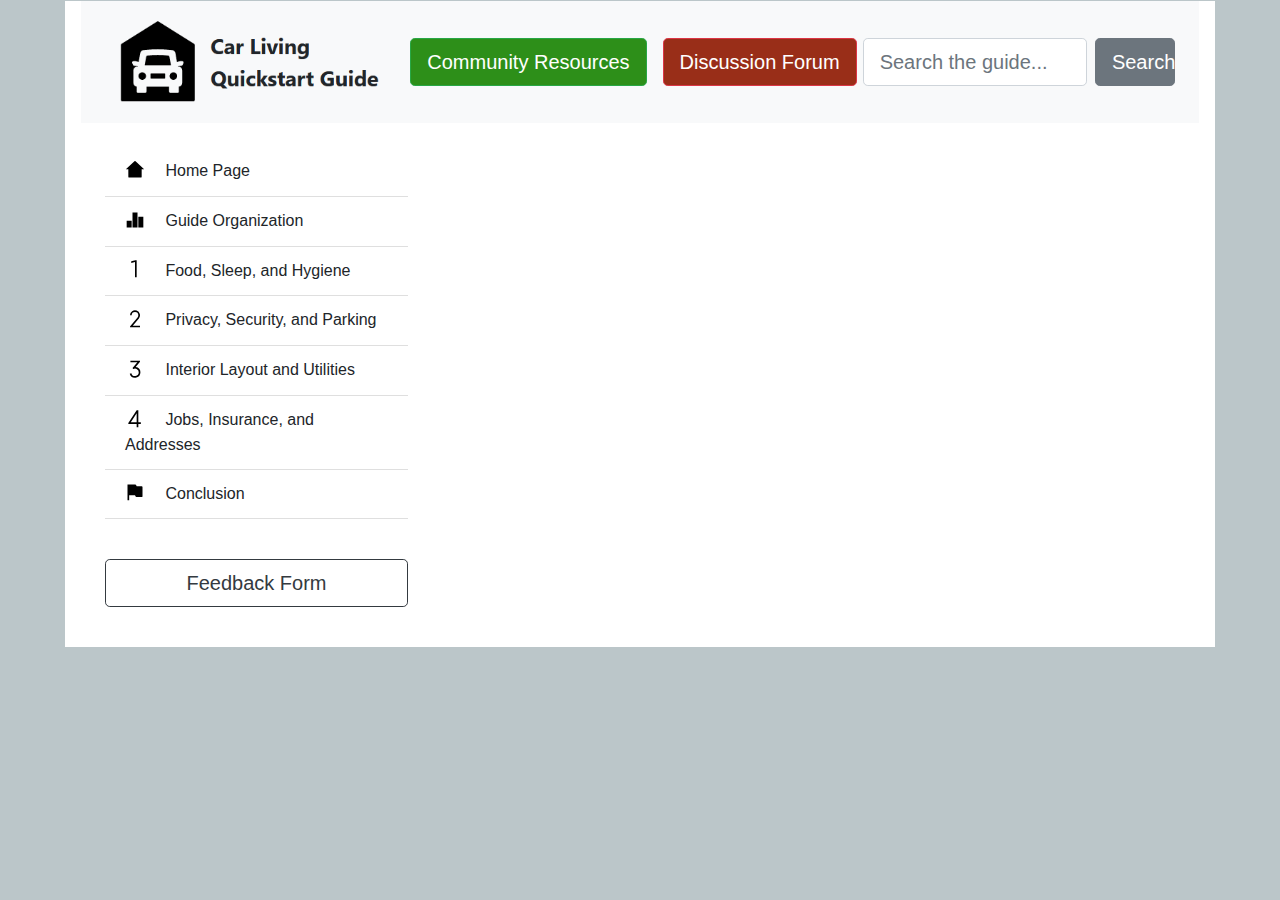
<file: g/template-empty.html>
<!DOCTYPE html>
<html>
<!--
  Jonathan H.
  3/8/2020
  PageDescriptionHere
-->

<head>
   <meta charset="utf-8">
   <meta name="viewport" content="width=device-width, initial-scale=1, shrink-to-fit=no">
   <link rel="icon" type="image/ico" href="../img/favicon.ico">
   
   <!-- Change the PageNameHere depending on which page we are on -->
   <title>PageNameHere - Car Living Quickstart Guide</title>

   <!-- Bootstrap -->
   <link rel="stylesheet" href="https://maxcdn.bootstrapcdn.com/bootstrap/4.0.0/css/bootstrap.min.css" integrity="sha384-Gn5384xqQ1aoWXA+058RXPxPg6fy4IWvTNh0E263XmFcJlSAwiGgFAW/dAiS6JXm" crossorigin="anonymous">
   <link href="../styles/global-styles.css" rel="stylesheet">
</head>

<body>
<div id="wrapper">
   <nav class="navbar navbar-expand-lg navbar-light bg-light">
      <div class="collapse navbar-collapse" id="navbarSupportedContent">
         <ul class="navbar-nav mr-auto">
            <li class="nav-item active">
               <a href="home.html">
                  <img class="logo" src="../img/logotext.png"/>
               </a>
            </li>
            <li class="nav-item active">
               <a type="button" class="btn c2 btn-success btn-lg" href="resources.html">Community Resources</a>
            </li>
            <li class="nav-item active">
               <a type="button" class="btn c3 btn-danger btn-lg" href="https://old.reddit.com/r/vandwellers/" target="_blank">Discussion Forum</a>
            </li>
         </ul>
         <form class="form-inline my-2 my-lg-0" action="search.html" method="get">
            <input class="form-control form-control-lg mr-sm-2" type="search" placeholder="Search the guide..." name="search" aria-label="Search">
            <button class="btn btn-lg btn-secondary my-2 my-sm-0" type="submit">Search</button>
         </form>
      </div>
   </nav>
   
   <main>
      <!-- Icons are from remixicon.com -->
      <aside>
         <ul class="list-group-flush">
			<!-- Add list-group-item-primary to the class of the currently selected page -->
            <li class="list-group-item unselected">
               <a href="home.html">
                  <img class="icon" src="../img/home-2-fill.svg"/>
                  Home Page
               </a>
            </li>
            <li class="list-group-item unselected">
               <a href="organization.html">
                  <img class="icon" src="../img/bar-chart-2-fill.svg"/>
                  Guide Organization
               </a>
            </li>
            <li class="list-group-item unselected">
               <a href="1-routine.html">
                  <img class="icon" src="../img/number-1.svg"/>
                  Food, Sleep, and Hygiene
               </a>
            </li>
            <li class="list-group-item unselected">
               <a href="2-privacy.html">
                  <img class="icon" src="../img/number-2.svg"/>
                  Privacy, Security, and Parking
               </a>
            </li>
            <li class="list-group-item unselected">
               <a href="3-interior.html">
                  <img class="icon" src="../img/number-3.svg"/>
                  Interior Layout and Utilities
               </a>
            </li>
            <li class="list-group-item unselected">
               <a href="4-paperwork.html">
                  <img class="icon" src="../img/number-4.svg"/>
                  Jobs, Insurance, and Addresses
               </a>
            </li>
            <li class="list-group-item unselected">
               <a href="conclusion.html">
                  <img class="icon" src="../img/flag-fill.svg"/>
                  Conclusion
               </a>
            </li>
         </ul>
         <a href="feedback.html" class="btn btn-lg btn-outline-dark">Feedback Form</a>
      </aside>
      
      <article>
         <!-- All normal content goes here -->
		 
		 <!-- Remove "no-page" from the buttons as appropriate, and rename the sections -->
         <div class="page-buttons">
            <a type="button" class="btn btn-info no-page" href='conclusion.html'>
               Previous (Previous Section)
            </a>
            <a type="button" class="btn btn-info no-page" href='conclusion.html'>
               Next (Next Section)
            </a>
         </div>
      </article>
   </main>
</div>
</body>

</html>
</file>
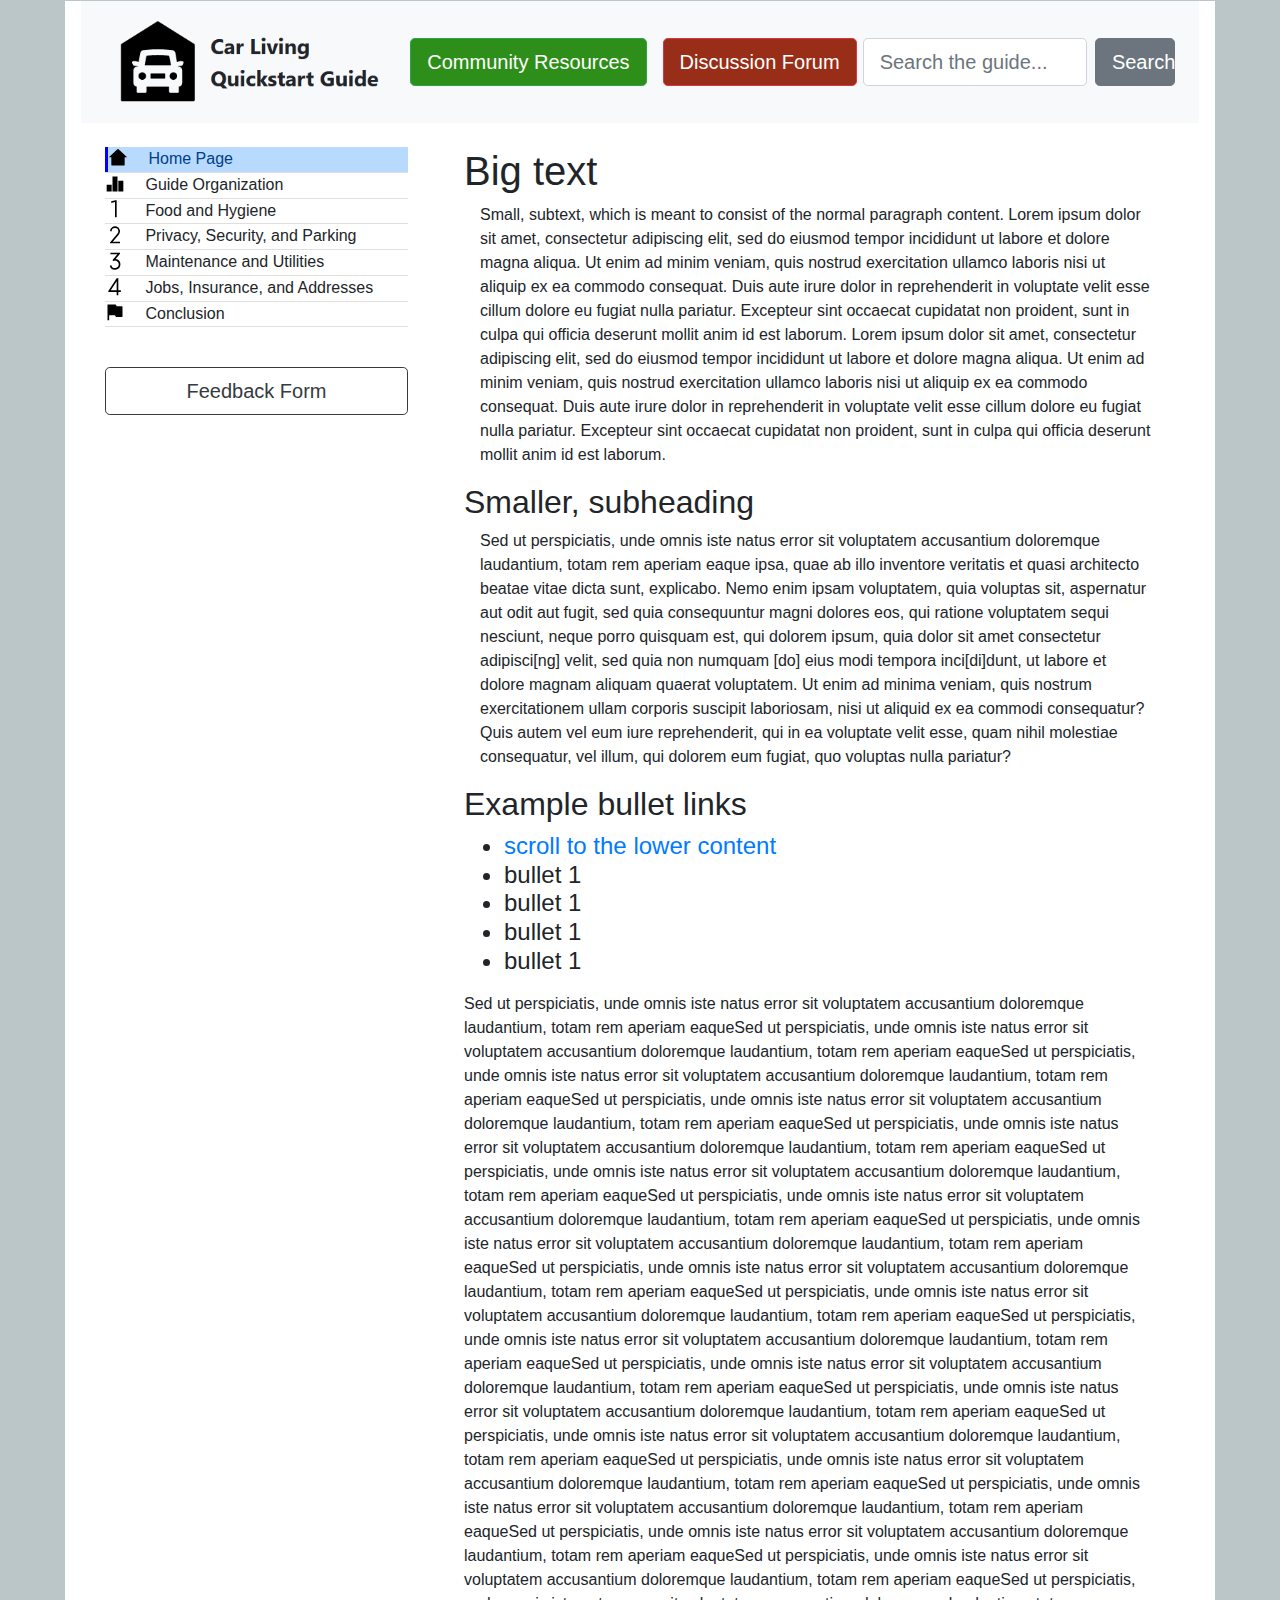
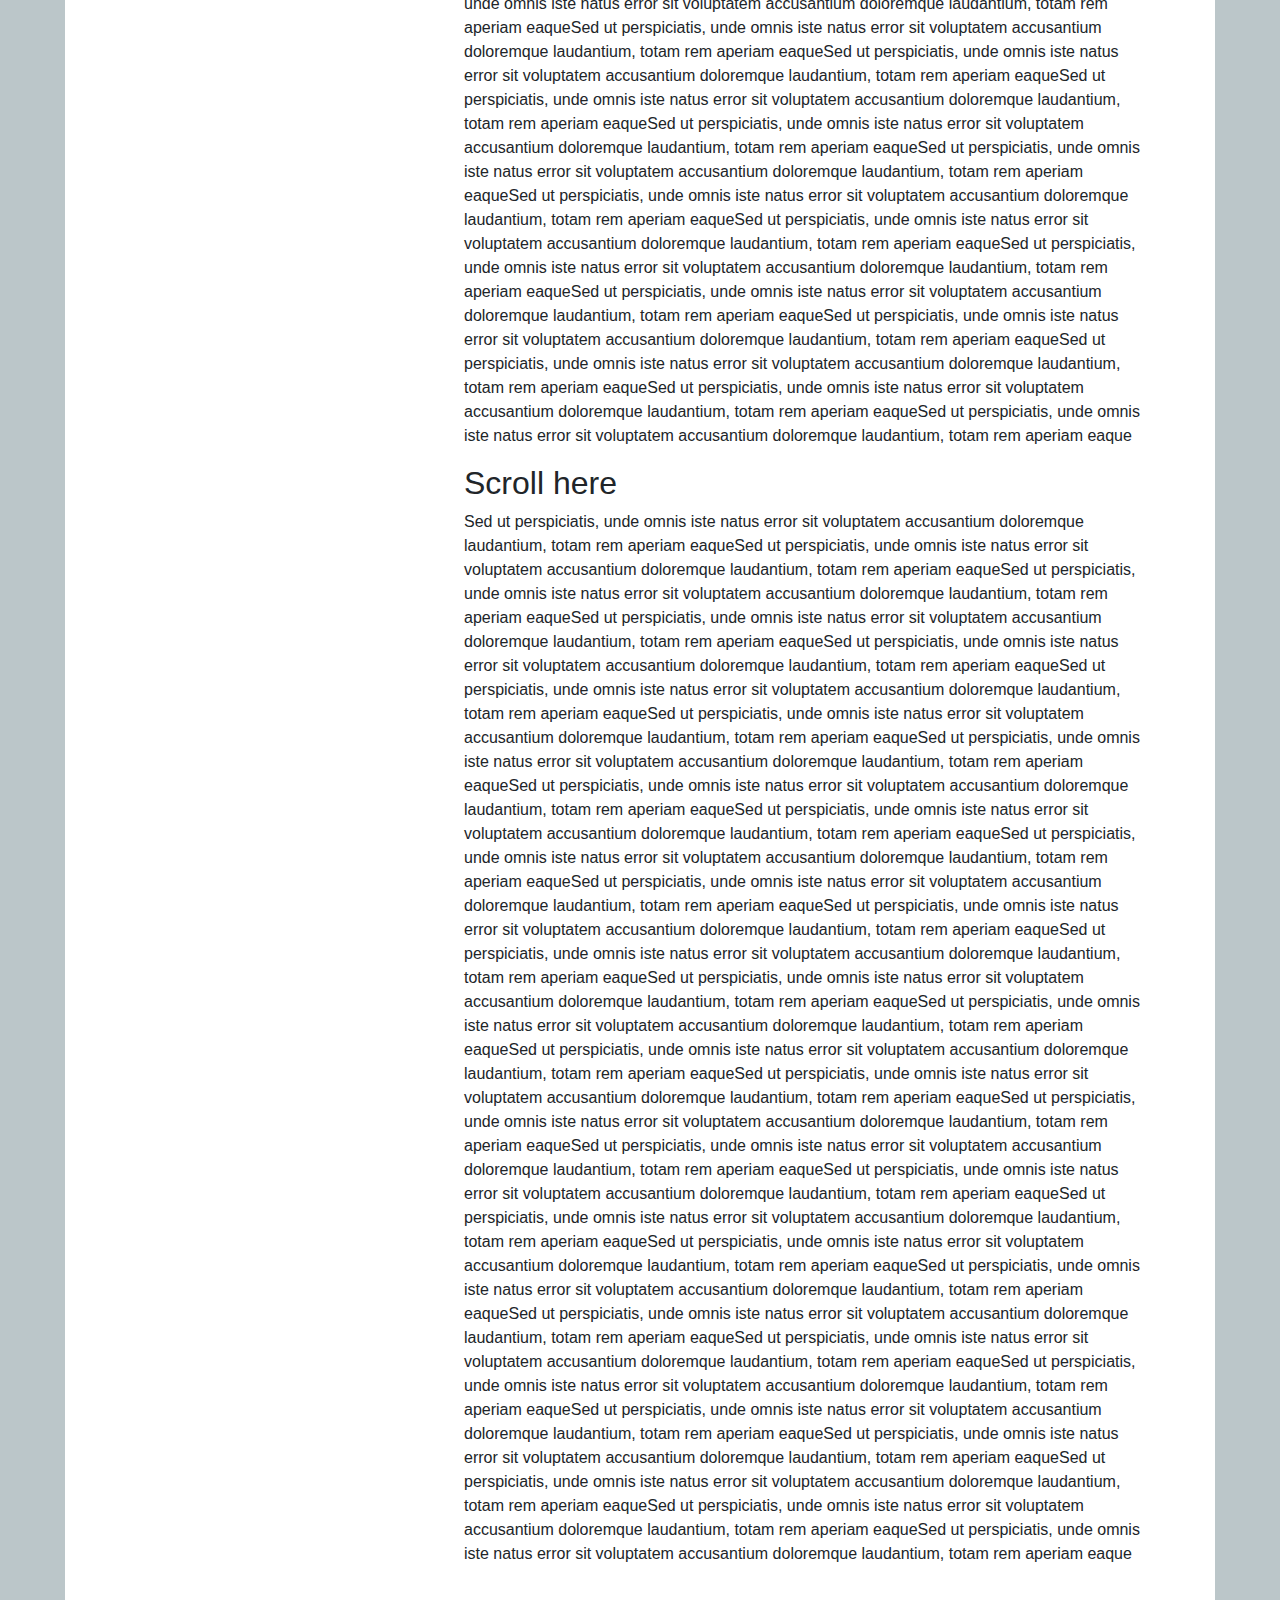
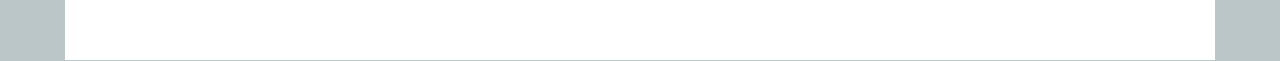
<file: g/template.html>
<!DOCTYPE html>
<html>

<head>
   <meta charset="utf-8">
   <meta name="viewport" content="width=device-width, initial-scale=1, shrink-to-fit=no">
   <link rel="icon" type="image/ico" href="../img/favicon.ico">
   
   <title>Car Living Quickstart Guide - PageNameHere</title>

   <!-- Bootstrap -->
   <link rel="stylesheet" href="https://maxcdn.bootstrapcdn.com/bootstrap/4.0.0/css/bootstrap.min.css" integrity="sha384-Gn5384xqQ1aoWXA+058RXPxPg6fy4IWvTNh0E263XmFcJlSAwiGgFAW/dAiS6JXm" crossorigin="anonymous">
   <link href="../styles/global-styles.css" rel="stylesheet">
</head>

<body>
<div id="wrapper">
   <nav class="navbar navbar-expand-lg navbar-light bg-light">
      <div class="collapse navbar-collapse" id="navbarSupportedContent">
         <ul class="navbar-nav mr-auto">
            <li class="nav-item active">
               <a href="home.html">
                  <img class="logo" src="../img/logotext.png"/>
               </a>
            </li>
            <li class="nav-item active">
               <a type="button" class="btn c2 btn-success btn-lg" onclick="location.href='resources.html';">Community Resources</a>
            </li>
            <li class="nav-item active">
               <a type="button" class="btn c3 btn-danger btn-lg" onclick="window.open('https://old.reddit.com/r/vandwellers/');">Discussion Forum</a>
            </li>
         </ul>
         <form class="form-inline my-2 my-lg-0" action="search.html" method="get">
            <input class="form-control form-control-lg mr-sm-2" type="search" placeholder="Search the guide..." name="search" aria-label="Search">
            <button class="btn btn-lg btn-secondary my-2 my-sm-0" type="submit">Search</button>
         </form>
      </div>
   </nav>
   
   <main>
      <!-- Icons are from remixicon.com -->
      <aside>
         <ul class="list-group-flush">
            <li class="list-group-item list-group-item-primary" onclick="location.href='home.html';">
               <img class="icon" src="../img/home-2-fill.svg"/>
               Home Page
            </li>
            <li class="list-group-item unselected" onclick="location.href='organization.html';">
               <img class="icon" src="../img/bar-chart-2-fill.svg"/>
               Guide Organization
            </li>
            <li class="list-group-item unselected" onclick="location.href='conclusion.html';">
               <img class="icon" src="../img/number-1.svg"/>
               Food and Hygiene
            </li>
            <li class="list-group-item unselected" onclick="location.href='conclusion.html';">
               <img class="icon" src="../img/number-2.svg"/>
               Privacy, Security, and Parking
            </li>
            <li class="list-group-item unselected" onclick="location.href='conclusion.html';">
               <img class="icon" src="../img/number-3.svg"/>
               Maintenance and Utilities
            </li>
            <li class="list-group-item unselected" onclick="location.href='conclusion.html';">
               <img class="icon" src="../img/number-4.svg"/>
               Jobs, Insurance, and Addresses
            </li>
            <li class="list-group-item unselected" onclick="location.href='conclusion.html';">
               <img class="icon" src="../img/flag-fill.svg"/>
               Conclusion
            </li>
         </ul>
         <button type="button" class="btn btn-lg btn-outline-dark" onclick="location.href='feedback.html';">Feedback Form</button>
      </aside>
      
      <article>
         <!-- All normal content goes here -->
         <h1>Big text</h1>
         <p class="c">Small, subtext, which is meant to consist of the normal paragraph content. Lorem ipsum dolor sit amet, consectetur adipiscing elit, sed do eiusmod tempor incididunt ut labore et dolore magna aliqua. Ut enim ad minim veniam, quis nostrud exercitation ullamco laboris nisi ut aliquip ex ea commodo consequat. Duis aute irure dolor in reprehenderit in voluptate velit esse cillum dolore eu fugiat nulla pariatur. Excepteur sint occaecat cupidatat non proident, sunt in culpa qui officia deserunt mollit anim id est laborum. Lorem ipsum dolor sit amet, consectetur adipiscing elit, sed do eiusmod tempor incididunt ut labore et dolore magna aliqua. Ut enim ad minim veniam, quis nostrud exercitation ullamco laboris nisi ut aliquip ex ea commodo consequat. Duis aute irure dolor in reprehenderit in voluptate velit esse cillum dolore eu fugiat nulla pariatur. Excepteur sint occaecat cupidatat non proident, sunt in culpa qui officia deserunt mollit anim id est laborum.</p>
         <h2>Smaller, subheading</h2>
         <p class="c">Sed ut perspiciatis, unde omnis iste natus error sit voluptatem accusantium doloremque laudantium, totam rem aperiam eaque ipsa, quae ab illo inventore veritatis et quasi architecto beatae vitae dicta sunt, explicabo. Nemo enim ipsam voluptatem, quia voluptas sit, aspernatur aut odit aut fugit, sed quia consequuntur magni dolores eos, qui ratione voluptatem sequi nesciunt, neque porro quisquam est, qui dolorem ipsum, quia dolor sit amet consectetur adipisci[ng] velit, sed quia non numquam [do] eius modi tempora inci[di]dunt, ut labore et dolore magnam aliquam quaerat voluptatem. Ut enim ad minima veniam, quis nostrum exercitationem ullam corporis suscipit laboriosam, nisi ut aliquid ex ea commodi consequatur? Quis autem vel eum iure reprehenderit, qui in ea voluptate velit esse, quam nihil molestiae consequatur, vel illum, qui dolorem eum fugiat, quo voluptas nulla pariatur?</p>
         
         <h2>Example bullet links</h2>
         <h4>
            <ul>
            <li><a href="#scrollhere">scroll to the lower content</a></li>
            <li>bullet 1</li>
            <li>bullet 1</li>
            <li>bullet 1</li>
            <li>bullet 1</li>
            </ul>
         </h4>
         <p>Sed ut perspiciatis, unde omnis iste natus error sit voluptatem accusantium doloremque laudantium, totam rem aperiam eaqueSed ut perspiciatis, unde omnis iste natus error sit voluptatem accusantium doloremque laudantium, totam rem aperiam eaqueSed ut perspiciatis, unde omnis iste natus error sit voluptatem accusantium doloremque laudantium, totam rem aperiam eaqueSed ut perspiciatis, unde omnis iste natus error sit voluptatem accusantium doloremque laudantium, totam rem aperiam eaqueSed ut perspiciatis, unde omnis iste natus error sit voluptatem accusantium doloremque laudantium, totam rem aperiam eaqueSed ut perspiciatis, unde omnis iste natus error sit voluptatem accusantium doloremque laudantium, totam rem aperiam eaqueSed ut perspiciatis, unde omnis iste natus error sit voluptatem accusantium doloremque laudantium, totam rem aperiam eaqueSed ut perspiciatis, unde omnis iste natus error sit voluptatem accusantium doloremque laudantium, totam rem aperiam eaqueSed ut perspiciatis, unde omnis iste natus error sit voluptatem accusantium doloremque laudantium, totam rem aperiam eaqueSed ut perspiciatis, unde omnis iste natus error sit voluptatem accusantium doloremque laudantium, totam rem aperiam eaqueSed ut perspiciatis, unde omnis iste natus error sit voluptatem accusantium doloremque laudantium, totam rem aperiam eaqueSed ut perspiciatis, unde omnis iste natus error sit voluptatem accusantium doloremque laudantium, totam rem aperiam eaqueSed ut perspiciatis, unde omnis iste natus error sit voluptatem accusantium doloremque laudantium, totam rem aperiam eaqueSed ut perspiciatis, unde omnis iste natus error sit voluptatem accusantium doloremque laudantium, totam rem aperiam eaqueSed ut perspiciatis, unde omnis iste natus error sit voluptatem accusantium doloremque laudantium, totam rem aperiam eaqueSed ut perspiciatis, unde omnis iste natus error sit voluptatem accusantium doloremque laudantium, totam rem aperiam eaqueSed ut perspiciatis, unde omnis iste natus error sit voluptatem accusantium doloremque laudantium, totam rem aperiam eaqueSed ut perspiciatis, unde omnis iste natus error sit voluptatem accusantium doloremque laudantium, totam rem aperiam eaqueSed ut perspiciatis, unde omnis iste natus error sit voluptatem accusantium doloremque laudantium, totam rem aperiam eaqueSed ut perspiciatis, unde omnis iste natus error sit voluptatem accusantium doloremque laudantium, totam rem aperiam eaqueSed ut perspiciatis, unde omnis iste natus error sit voluptatem accusantium doloremque laudantium, totam rem aperiam eaqueSed ut perspiciatis, unde omnis iste natus error sit voluptatem accusantium doloremque laudantium, totam rem aperiam eaqueSed ut perspiciatis, unde omnis iste natus error sit voluptatem accusantium doloremque laudantium, totam rem aperiam eaqueSed ut perspiciatis, unde omnis iste natus error sit voluptatem accusantium doloremque laudantium, totam rem aperiam eaqueSed ut perspiciatis, unde omnis iste natus error sit voluptatem accusantium doloremque laudantium, totam rem aperiam eaqueSed ut perspiciatis, unde omnis iste natus error sit voluptatem accusantium doloremque laudantium, totam rem aperiam eaqueSed ut perspiciatis, unde omnis iste natus error sit voluptatem accusantium doloremque laudantium, totam rem aperiam eaqueSed ut perspiciatis, unde omnis iste natus error sit voluptatem accusantium doloremque laudantium, totam rem aperiam eaqueSed ut perspiciatis, unde omnis iste natus error sit voluptatem accusantium doloremque laudantium, totam rem aperiam eaqueSed ut perspiciatis, unde omnis iste natus error sit voluptatem accusantium doloremque laudantium, totam rem aperiam eaqueSed ut perspiciatis, unde omnis iste natus error sit voluptatem accusantium doloremque laudantium, totam rem aperiam eaqueSed ut perspiciatis, unde omnis iste natus error sit voluptatem accusantium doloremque laudantium, totam rem aperiam eaque</p>
         <h2 id="scrollhere">Scroll here</h2>
         <p>Sed ut perspiciatis, unde omnis iste natus error sit voluptatem accusantium doloremque laudantium, totam rem aperiam eaqueSed ut perspiciatis, unde omnis iste natus error sit voluptatem accusantium doloremque laudantium, totam rem aperiam eaqueSed ut perspiciatis, unde omnis iste natus error sit voluptatem accusantium doloremque laudantium, totam rem aperiam eaqueSed ut perspiciatis, unde omnis iste natus error sit voluptatem accusantium doloremque laudantium, totam rem aperiam eaqueSed ut perspiciatis, unde omnis iste natus error sit voluptatem accusantium doloremque laudantium, totam rem aperiam eaqueSed ut perspiciatis, unde omnis iste natus error sit voluptatem accusantium doloremque laudantium, totam rem aperiam eaqueSed ut perspiciatis, unde omnis iste natus error sit voluptatem accusantium doloremque laudantium, totam rem aperiam eaqueSed ut perspiciatis, unde omnis iste natus error sit voluptatem accusantium doloremque laudantium, totam rem aperiam eaqueSed ut perspiciatis, unde omnis iste natus error sit voluptatem accusantium doloremque laudantium, totam rem aperiam eaqueSed ut perspiciatis, unde omnis iste natus error sit voluptatem accusantium doloremque laudantium, totam rem aperiam eaqueSed ut perspiciatis, unde omnis iste natus error sit voluptatem accusantium doloremque laudantium, totam rem aperiam eaqueSed ut perspiciatis, unde omnis iste natus error sit voluptatem accusantium doloremque laudantium, totam rem aperiam eaqueSed ut perspiciatis, unde omnis iste natus error sit voluptatem accusantium doloremque laudantium, totam rem aperiam eaqueSed ut perspiciatis, unde omnis iste natus error sit voluptatem accusantium doloremque laudantium, totam rem aperiam eaqueSed ut perspiciatis, unde omnis iste natus error sit voluptatem accusantium doloremque laudantium, totam rem aperiam eaqueSed ut perspiciatis, unde omnis iste natus error sit voluptatem accusantium doloremque laudantium, totam rem aperiam eaqueSed ut perspiciatis, unde omnis iste natus error sit voluptatem accusantium doloremque laudantium, totam rem aperiam eaqueSed ut perspiciatis, unde omnis iste natus error sit voluptatem accusantium doloremque laudantium, totam rem aperiam eaqueSed ut perspiciatis, unde omnis iste natus error sit voluptatem accusantium doloremque laudantium, totam rem aperiam eaqueSed ut perspiciatis, unde omnis iste natus error sit voluptatem accusantium doloremque laudantium, totam rem aperiam eaqueSed ut perspiciatis, unde omnis iste natus error sit voluptatem accusantium doloremque laudantium, totam rem aperiam eaqueSed ut perspiciatis, unde omnis iste natus error sit voluptatem accusantium doloremque laudantium, totam rem aperiam eaqueSed ut perspiciatis, unde omnis iste natus error sit voluptatem accusantium doloremque laudantium, totam rem aperiam eaqueSed ut perspiciatis, unde omnis iste natus error sit voluptatem accusantium doloremque laudantium, totam rem aperiam eaqueSed ut perspiciatis, unde omnis iste natus error sit voluptatem accusantium doloremque laudantium, totam rem aperiam eaqueSed ut perspiciatis, unde omnis iste natus error sit voluptatem accusantium doloremque laudantium, totam rem aperiam eaqueSed ut perspiciatis, unde omnis iste natus error sit voluptatem accusantium doloremque laudantium, totam rem aperiam eaqueSed ut perspiciatis, unde omnis iste natus error sit voluptatem accusantium doloremque laudantium, totam rem aperiam eaqueSed ut perspiciatis, unde omnis iste natus error sit voluptatem accusantium doloremque laudantium, totam rem aperiam eaqueSed ut perspiciatis, unde omnis iste natus error sit voluptatem accusantium doloremque laudantium, totam rem aperiam eaqueSed ut perspiciatis, unde omnis iste natus error sit voluptatem accusantium doloremque laudantium, totam rem aperiam eaqueSed ut perspiciatis, unde omnis iste natus error sit voluptatem accusantium doloremque laudantium, totam rem aperiam eaque</p>
         
         <div class="page-buttons">
            <a type="button" class="btn btn-info no-page" href='conclusion.html'>
               Previous (Previous Section)
            </a>
            <a type="button" class="btn btn-info no-page" href='conclusion.html'>
               Next (Next Section)
            </a>
         </div>
      </article>
   </main>
</div>
</body>

</html>
</file>
<file: styles/global-styles.css>
body {
   width: 90%;
   max-width: 1500px;
   margin: 0 auto;
   border: 1px solid #bbc6c9;
}

html {
   background-color: #bbc6c9;
   scroll-behavior: smooth;
}

#wrapper {
   background-color: white;
   padding-bottom: 16px;
   padding-left: 16px;
   padding-right: 16px;
}

aside a, nav a {
   color: inherit;
   text-decoration: inherit;
}

aside a:hover, nav a:hover {
   color: inherit;
   text-decoration: inherit;
}

/* nav styles */
nav {
   padding-bottom: 16px !important;
   padding-top: 16px !important;
}

.nav-item {
   margin: auto 8px;
}

nav form {
   width: 29.5%;
}

nav ul {
   width: 70%;
}

nav ul li {
   width: 100%;
}

nav ul li a {
   width: 100%;
   color: white !important;
}

.c1 {
   background-color: #413acf !important;
}

.c2 {
   background-color: #2d8f19 !important;
}

.c3 {
   background-color: #992e18 !important;
}

nav form input {
   width: 70% !important;
}

nav form button {
   width: 25% !important;
}

.flexwrap {
	display: flex;
	justify-content: space-evenly;
	align-items: center;
	font-weight: bold;
   min-width: 250px;
}

.flexwrap:hover {
	cursor: pointer;
}

.logo {
	height: 90px;
}

.logo-text {
	font-size: 16pt !important;
}

/* End of nav styles */

main {
   margin: 24px;
   display: flex;
   flexwrap: wrap;
}

/* aside (guide navigation) styles */
aside {
   width: 30%;
   min-width: 303px;
   margin-right: 32px;
}

aside ul {
   padding: 0;
}

.list-group-item a {
   width: 100%;
   height: 100%;
   padding-left: 20px;
   padding-right: 20px;
   padding-top: 12px;
   padding-bottom: 12px;
   display: block;
}

.list-group-item {
   padding: 0px !important;
}

aside .list-group-item-primary {
   border-left: 3px solid blue !important;
}

aside .unselected:hover {
   background-color: lightgray !important;
}

aside img {
   height: 24px;
   padding-bottom: 4px;
   padding-right: 16px;
}

aside .btn {
   margin-top: 24px;
   width: 100%;
}
/* end of aside styles */

/* Article (main content) global styles */
article {
   margin-left: 24px;
   margin-right: 24px;
   width: 100%;
}

.c {
   margin-left: 16px;
}

.page-buttons {
   display: flex;
   justify-content: space-between;
   color: white;
}

.no-page {
   visibility: hidden !important;
}

/* Resources table styles */
.flexbar {
   display: flex;
   justify-content: space-between;
   align-items: flex-start;
}

.resourcesbar {
   margin-bottom: 16px;
}

article table {
   margin-top: 24px;
   table-layout: fixed;
}

.t1 {
   width: 70%;
}

.t2 {
   width: 30%;
}

.th-icon, .td-icon {
   height: 24px;
   margin-right: 4px;
}

.td-icon {
   cursor: pointer;
}

article table a {
   color: black;
}

/* Search results styles */

.res {
   width: 90%;
   border: 2px solid lightgray;
   margin: 16px;
   padding-left: 20px;
   padding-right: 20px;
   padding-top: 8px;
   padding-bottom: 0px;
}

/* Feedback form styles */
iframe {
   width: 100%;
   height: 1400px;
}
</file>
